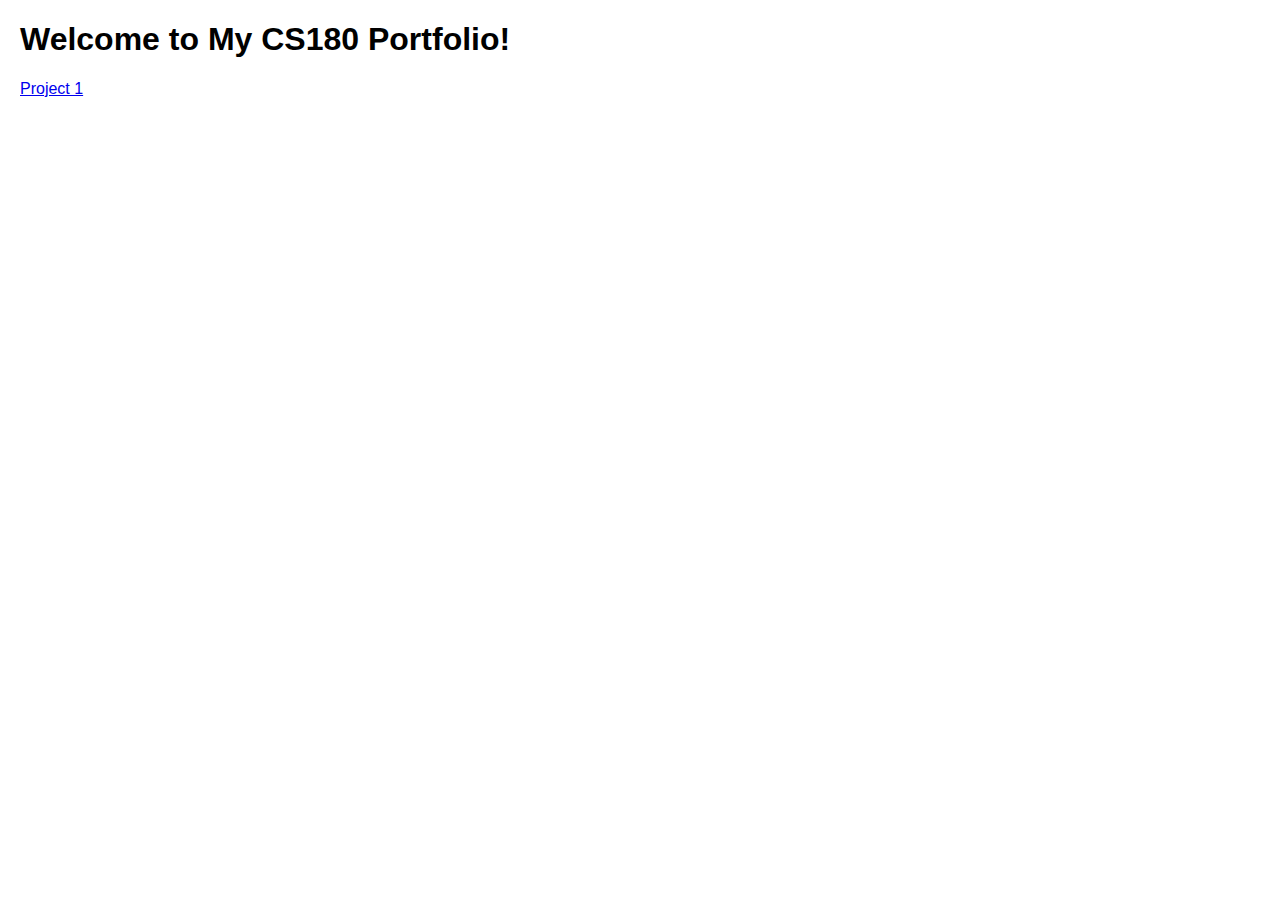
<file: index.html>
<!DOCTYPE html>
<html>
<head>
    <title>My Portfolio</title>
    <style>
        body {
            font-family: Arial, sans-serif;
            margin: 20px;
        }
    </style>
</head>
<body>
    <h1>Welcome to My CS180 Portfolio!</h1>
    <a href="./1/index.html">Project 1</a>
</body>
</html>
</file>
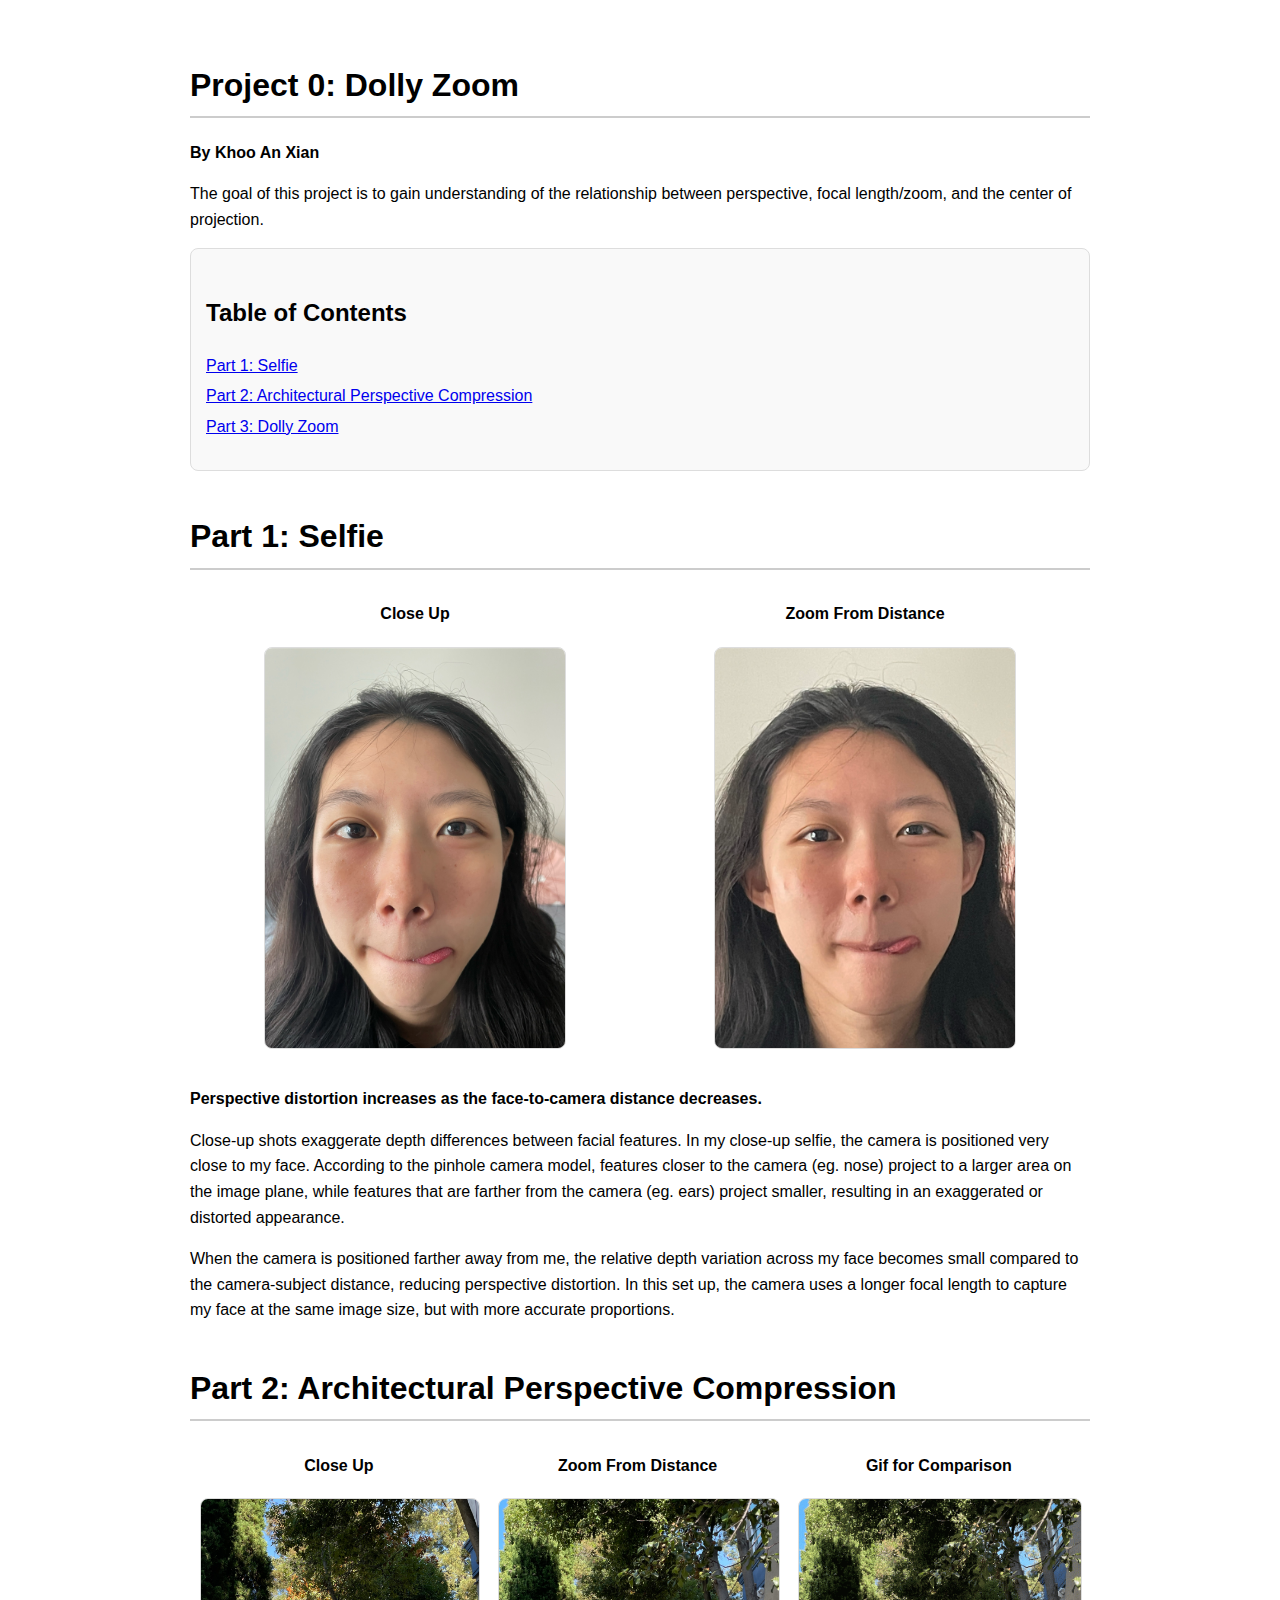
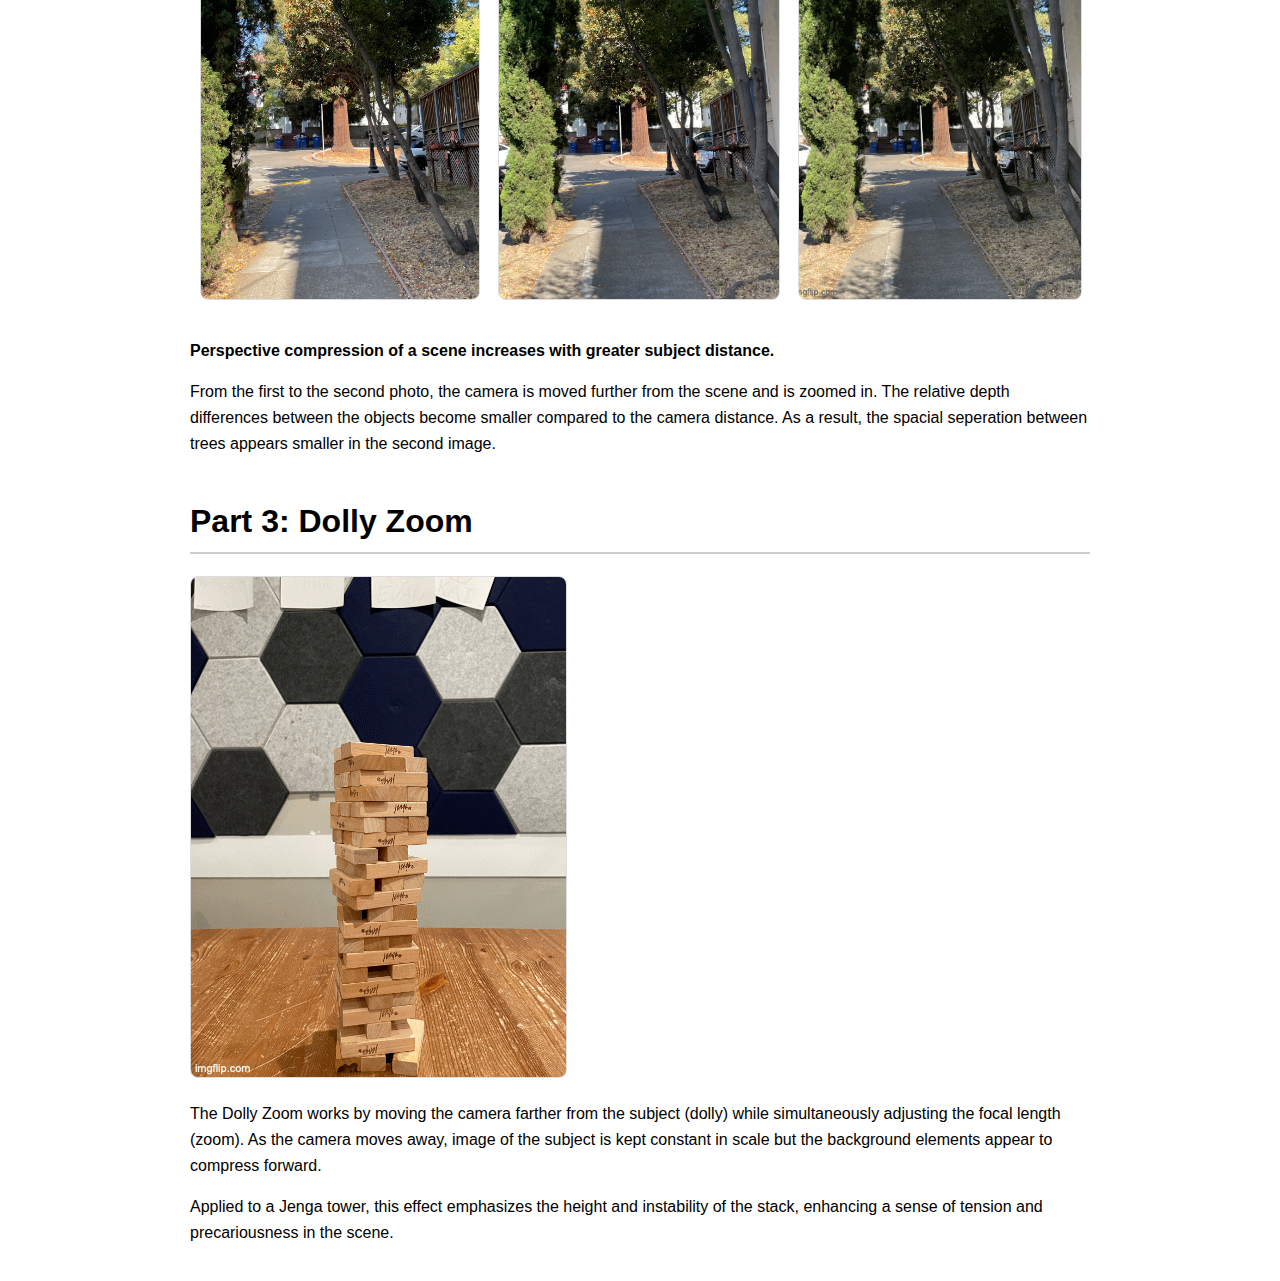
<file: project0/index.html>
<!DOCTYPE html>
<html>
<head>
  <meta charset="utf-8">
  <title>Project 0: Dolly Zoom</title>
  <link rel="stylesheet" href="styles.css">
</head>
<body>

<h1>Project 0: Dolly Zoom</h1>
<p><b>By Khoo An Xian</b></p>

  The goal of this project is to gain understanding of the relationship between perspective, 
  focal length/zoom, and the center of projection.
</p>

<!-- Table of contents -->
<div id="toc">
  <h2>Table of Contents</h2>
  <ul id="toc-list"></ul>
</div>

<!-- Part 1 -->
<h1 id="part1">Part 1: Selfie </h1>
<table>
  <tr>
    <th>Close Up</th>
    <th>Zoom From Distance</th>
  </tr>
  <tr>
    <td><img src="p1-closeup.jpg" alt="Close Up"></td>
    <td><img src="p1-zoomdist.jpg" alt="Zoom From Distance"></td>
  </tr>
</table>
<p><b>Perspective distortion increases as the face-to-camera distance decreases.</b></p>

Close-up shots exaggerate depth differences between facial features. In my close-up selfie, the camera is positioned very close to my face. 
According to the pinhole camera model, features closer to the camera (eg. nose) project to a larger area on the image plane, 
while features that are farther from the camera (eg. ears) project smaller, resulting in an exaggerated or distorted appearance.
</p>
When the camera is positioned farther away from me, the relative depth variation across my face becomes small compared to the camera-subject distance,
reducing perspective distortion. In this set up, the camera uses a longer focal length to capture my face at the same image size, but with more accurate proportions.
</p>

<!-- Part 2 -->
<h1 id="part2">Part 2: Architectural Perspective Compression</h1>
<table>
  <tr>
    <th>Close Up</th>
    <th>Zoom From Distance</th>
    <th>Gif for Comparison</th>
  </tr>
  <tr>
    <td><img src="p2-closeup.jpg" alt="Close Up"></td>
    <td><img src="p2-zoom.jpg" alt="Zoom From Distance"></td>
    <td><img src="p2-demo.gif" alt="Demo GIF"></td> 
  </tr>
</table>
<p><b>Perspective compression of a scene increases with greater subject distance.</b></p>
From the first to the second photo, the camera is moved further from the scene and is zoomed in. The relative depth differences between the objects become smaller compared to the camera distance. 
As a result, the spacial seperation between trees appears smaller in the second image.
</p>

<!-- Part 3 -->
<h1 id="part3">Part 3: Dolly Zoom</h1>
<div>
  <img src="p3-dollyzoom2.gif" alt="Dolly Zoom Gif">
</div>
<p> 
The Dolly Zoom works by moving the camera farther from the subject (dolly) while simultaneously adjusting the focal length (zoom). 
As the camera moves away, image of the subject is kept constant in scale but the background elements appear to compress forward. 
</p>
Applied to a Jenga tower, this effect emphasizes the height and instability of the stack, enhancing a sense of tension and precariousness in the scene. 
</p>

<!-- table of contents script -->
<script>
  const tocList = document.getElementById("toc-list");
  document.querySelectorAll("h1, h2").forEach(header => {
    if (header.id) {
      const li = document.createElement("li");
      const a = document.createElement("a");
      a.textContent = header.textContent;
      a.href = "#" + header.id;
      li.appendChild(a);
      tocList.appendChild(li);
    }
  });
</script>

</body>
</html>
</file>
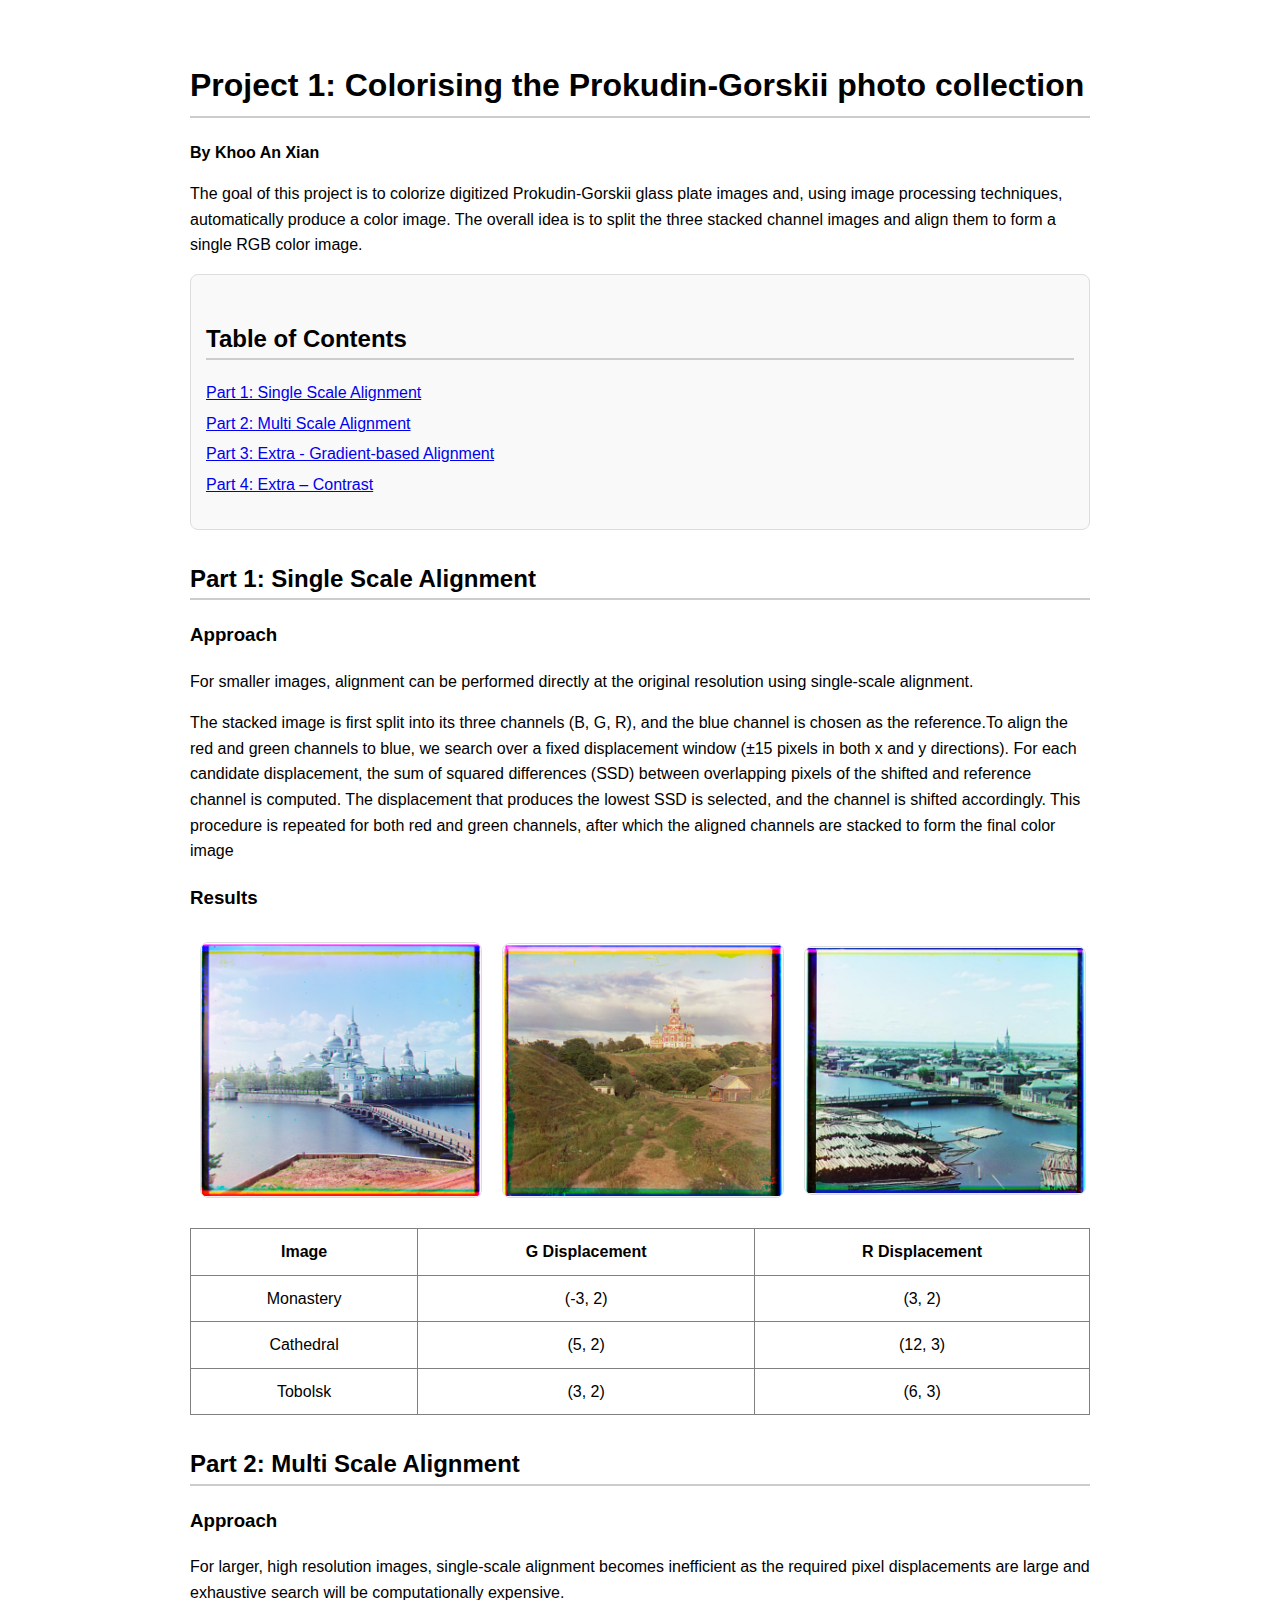
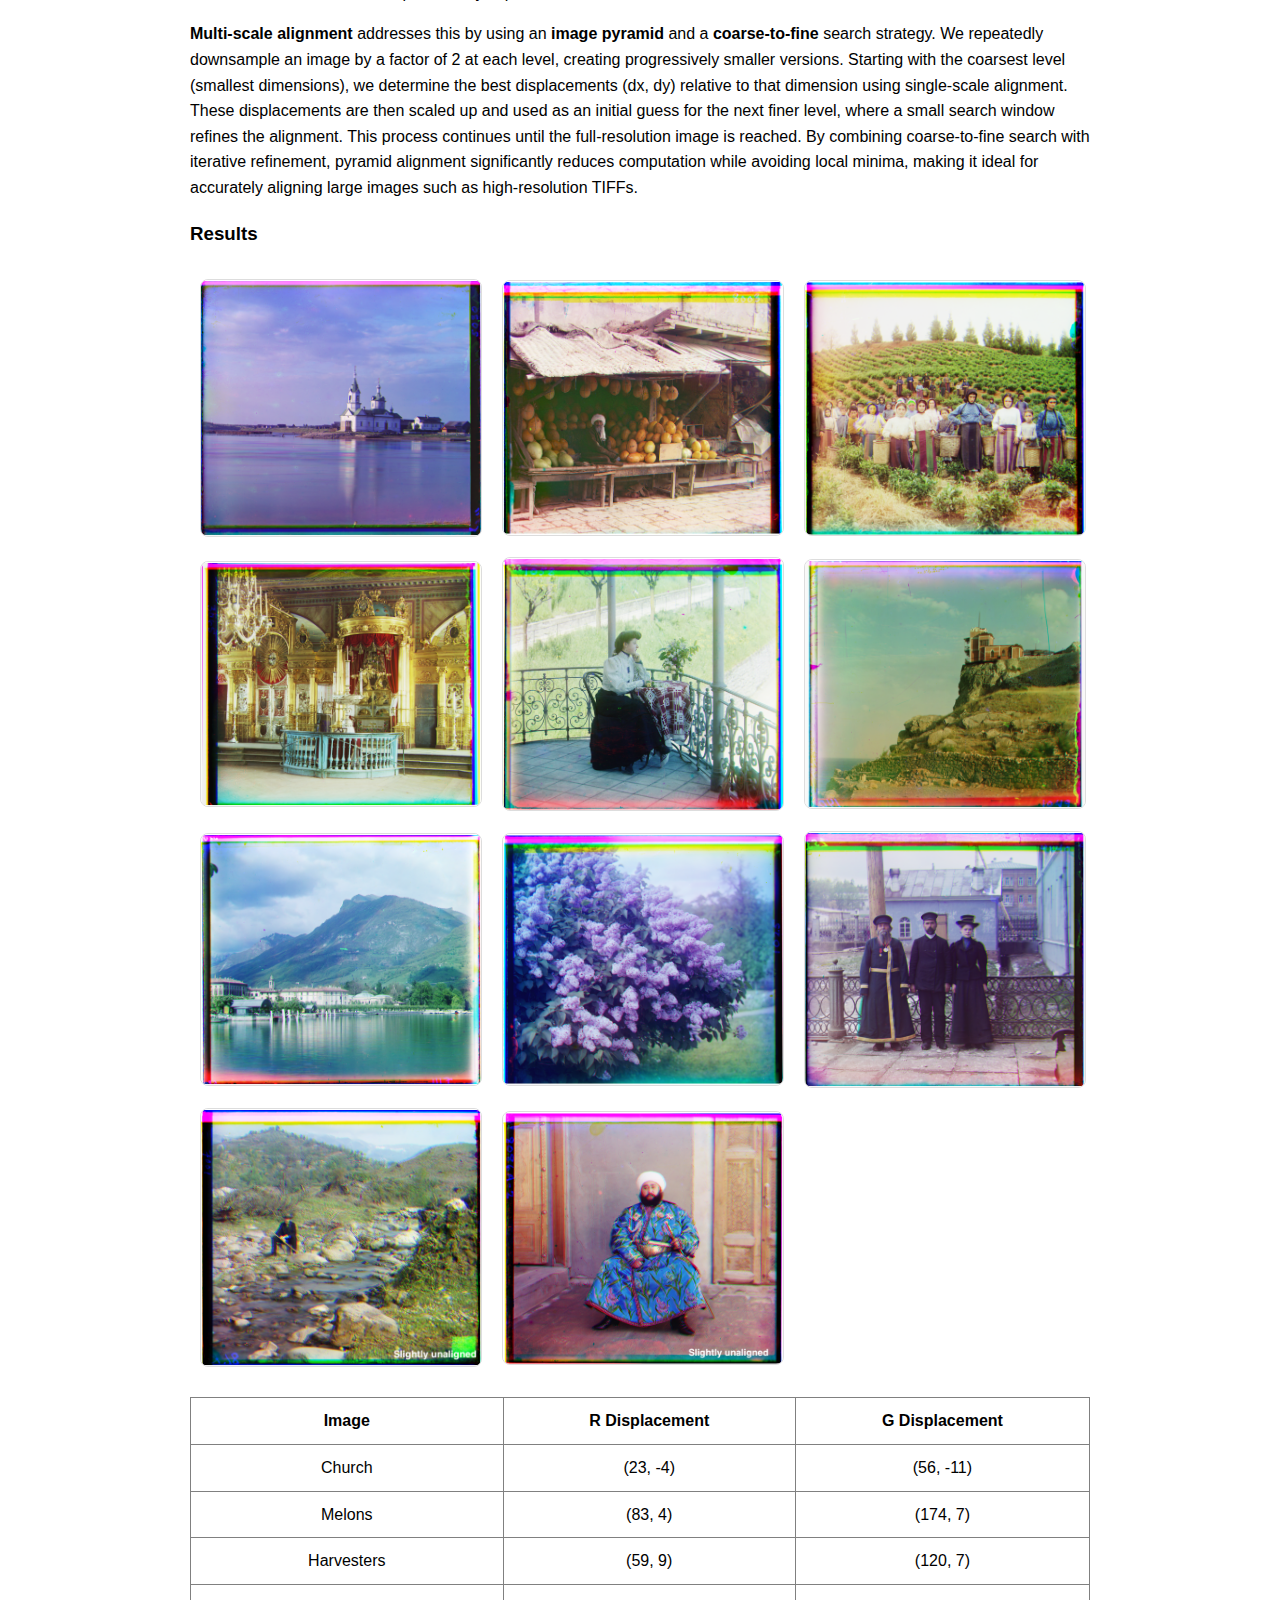
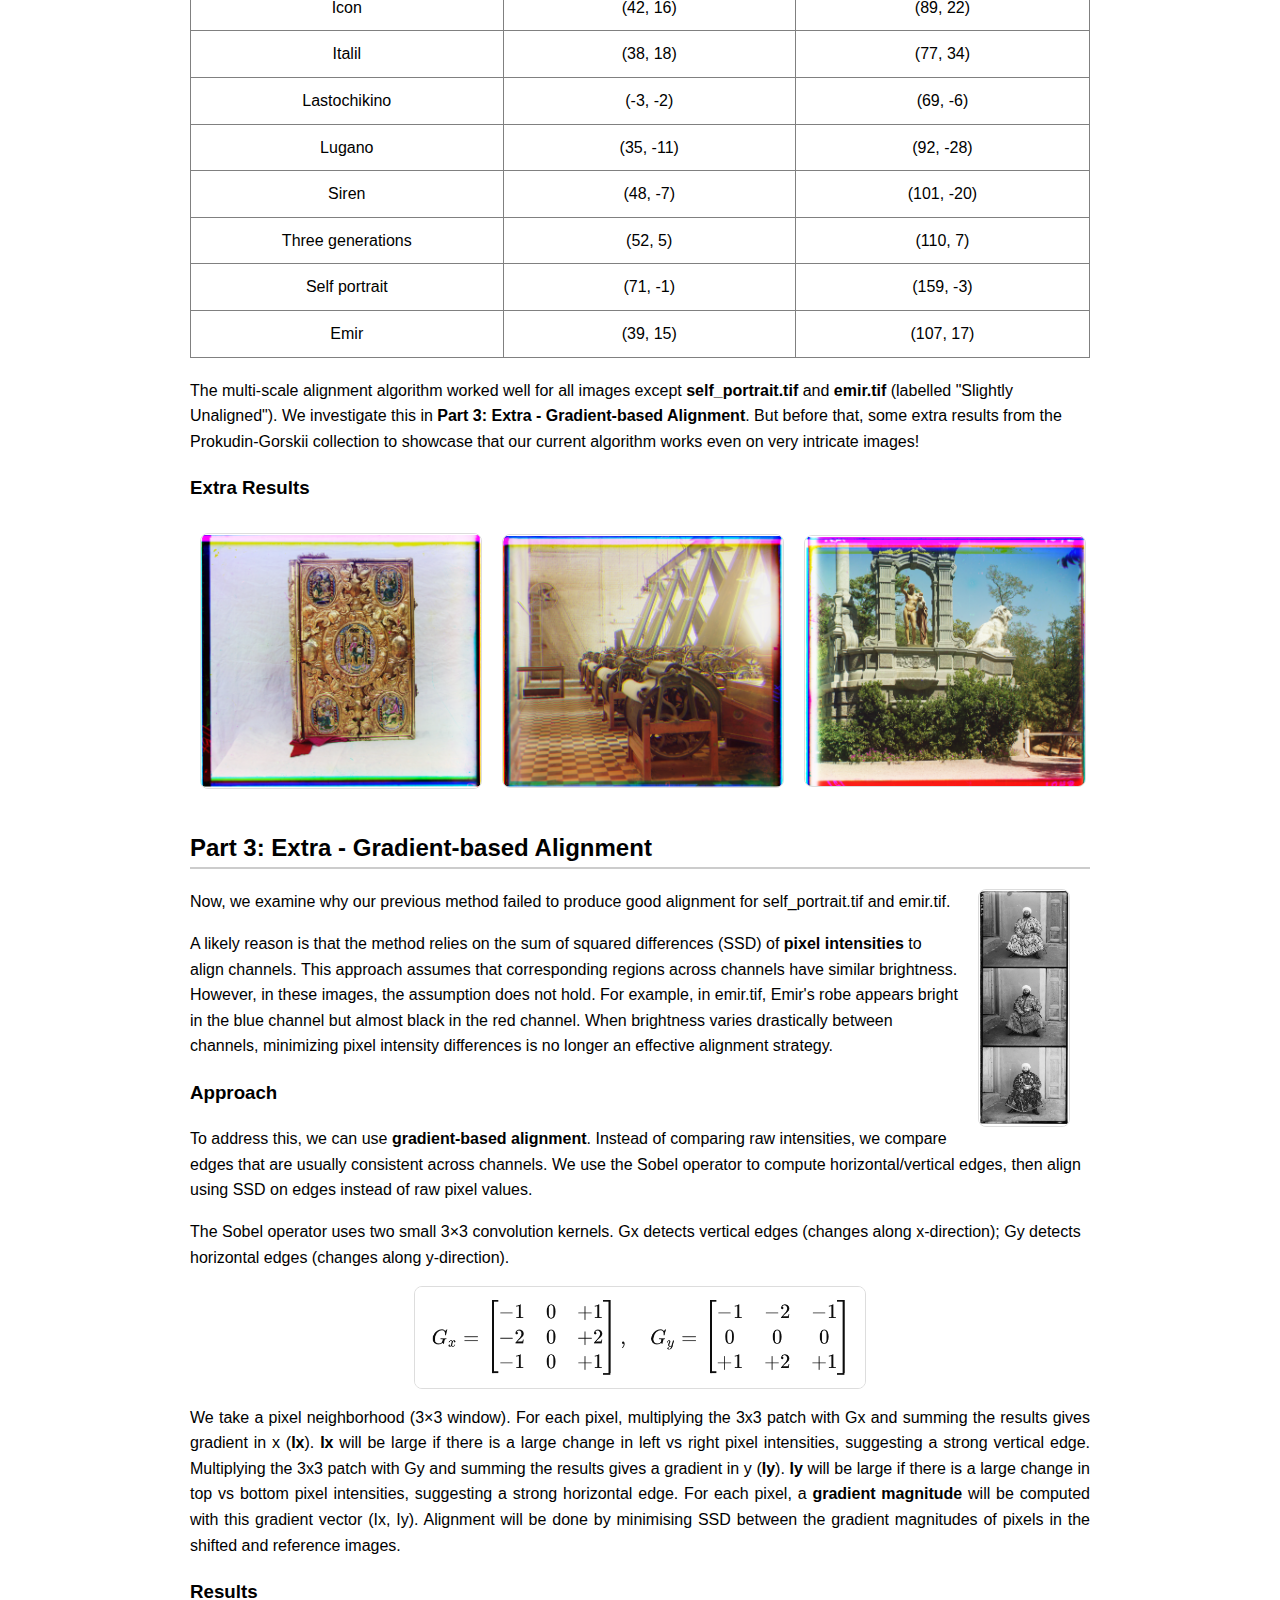
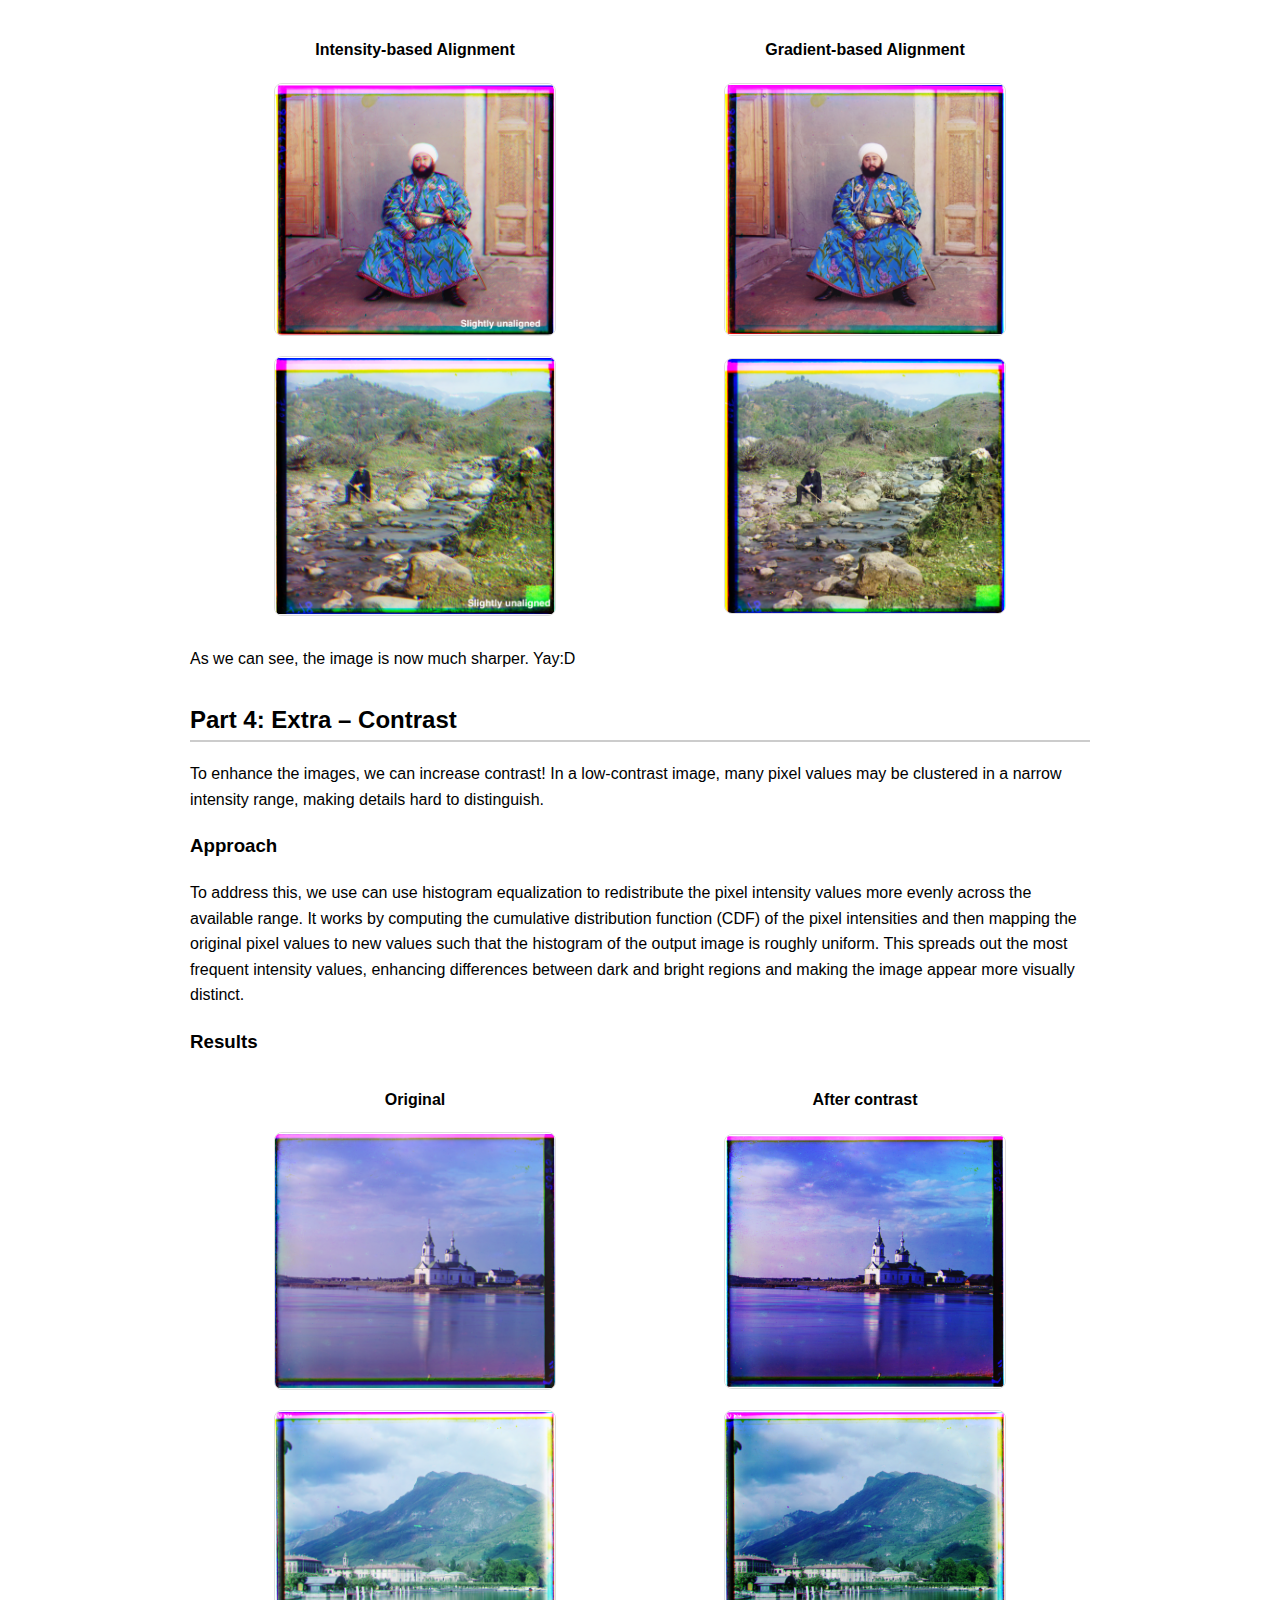
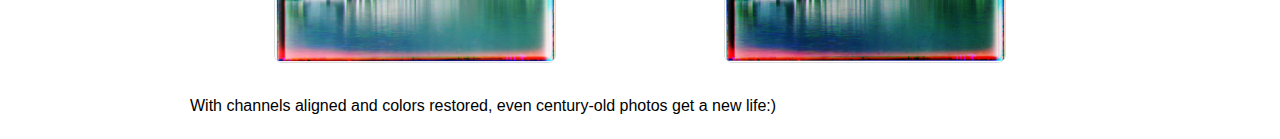
<file: project1/index.html>
<!DOCTYPE html>
<html>
<head>
    <meta charset="utf-8">
    <title>Project 0: Dolly Zoom</title>
    <link rel="stylesheet" href="styles.css">
</head>
<body>

<h1>Project 1: Colorising the Prokudin-Gorskii photo collection</h1>
<p><b>By Khoo An Xian</b></p>

The goal of this project is to colorize digitized Prokudin-Gorskii glass plate images and, using image processing techniques, automatically produce a color image. 
The overall idea is to split the three stacked channel images and align them to form a single RGB color image. 
</p>

<!-- Table of contents -->
<div id="toc">
    <h2>Table of Contents</h2>
    <ul id="toc-list"></ul>
</div>

<!-- Part 1 -->
<h2 id="part1">Part 1: Single Scale Alignment </h2>
<h3>Approach </h3>

For smaller images, alignment can be performed directly at the original resolution using single-scale alignment. 
</p>
The stacked image is first split into its three channels (B, G, R), and the blue channel is chosen as the reference.To align the red and green channels to blue, 
we search over a fixed displacement window (±15 pixels in both x and y directions). For each candidate displacement, the sum of squared differences (SSD) between 
overlapping pixels of the shifted and reference channel is computed. The displacement that produces the lowest SSD is selected, and the channel is shifted accordingly. 
This procedure is repeated for both red and green channels, after which the aligned channels are stacked to form the final color image

<h3>Results</h3>

<table>
  <tr>
    <td><img src="images/singlescale/monastery.jpg" alt="Monastery"></td>
    <td><img src="images/singlescale/cathedral.jpg" alt="Cathedral"></td>
    <td><img src="images/singlescale/tobolsk.jpg" alt="Tobolsk"></td>
  </tr>
</table>

<table border="1" cellpadding="4" style="border-collapse: collapse; text-align: center;">
  <thead>
    <tr>
      <th>Image</th>
      <th>G Displacement</th>
      <th>R Displacement</th>
    </tr>
  </thead>
  <tbody>
    <tr>
      <td>Monastery</td>
      <td>(-3, 2)</td>
      <td>(3, 2)</td>
    </tr>
    <tr>
      <td>Cathedral</td>
      <td>(5, 2)</td>
      <td>(12, 3)</td>
    </tr>
    <tr>
      <td>Tobolsk</td>
      <td>(3, 2)</td>
      <td>(6, 3)</td>
    </tr>
  </tbody>
</table>


<!-- Part 2 -->
<h2 id="part1">Part 2: Multi Scale Alignment </h2>
<h3>Approach </h3>

For larger, high resolution images, single-scale alignment becomes inefficient as the required pixel displacements are large and exhaustive search will be computationally expensive. 
</p>
<b>Multi-scale alignment</b> addresses this by using an <b>image pyramid</b> and a <b>coarse-to-fine</b> search strategy. We repeatedly downsample an image by a factor of 2 at each level,
 creating progressively smaller versions. Starting with the coarsest level (smallest dimensions), we determine the best displacements (dx, dy) relative to that dimension using single-scale alignment.
 These displacements are then scaled up and used as an initial guess for the next finer level, where a small search window refines the alignment. This process continues until the full-resolution 
 image is reached. By combining coarse-to-fine search with iterative refinement, pyramid alignment significantly reduces computation while avoiding local minima, making it ideal for accurately aligning 
 large images such as high-resolution TIFFs.
 
<h3>Results</h3>

<table>
  <tr>
    <td><img src="images/multiscale/church.png" alt="Church"></td>
    <td><img src="images/multiscale/melons.png" alt="melons"></td>
    <td><img src="images/multiscale/harvesters.png" alt="Harvesters"></td>
  </tr>
  <tr>
    <td><img src="images/multiscale/icon.png" alt="Emir"></td>
    <td><img src="images/multiscale/italil.png" alt="Emir"></td>
    <td><img src="images/multiscale/lastochikino.png" alt="Lastochikino"></td>
  </tr>
  <tr>
    <td><img src="images/multiscale/lugano.png" alt="Lugano"></td>
    <td><img src="images/multiscale/siren.png" alt="Siren"></td>
    <td><img src="images/multiscale/three_gen.png" alt="Three generations"></td>
  </tr>
  <tr>
    <td><img src="images/multiscale/self_portrait.png" alt="Self portrait"></td>
    <td><img src="images/multiscale/emir.png" alt="Emir"></td>
  </tr>
</table>

<table border="1" cellpadding="8" cellspacing="0" style="border-collapse: collapse; text-align: center;">
  <thead>
    <tr>
      <th>Image</th>
      <th>R Displacement</th>
      <th>G Displacement</th>
    </tr>
  </thead>
  <tbody>
    <tr>
      <td>Church</td>
      <td>(23, -4)</td>
      <td>(56, -11)</td>
    </tr>
    <tr>
      <td>Melons</td>
      <td>(83, 4)</td>
      <td>(174, 7)</td>
    </tr>
    <tr>
      <td>Harvesters</td>
      <td>(59, 9)</td>
      <td>(120, 7)</td>
    </tr>
    <tr>
      <td>Icon</td>
      <td>(42, 16)</td>
      <td>(89, 22)</td>
    </tr>
    <tr>
      <td>Italil</td>
      <td>(38, 18)</td>
      <td>(77, 34)</td>
    </tr>
    <tr>
      <td>Lastochikino</td>
      <td>(-3, -2)</td>
      <td>(69, -6)</td>
    </tr>
    <tr>
      <td>Lugano</td>
      <td>(35, -11)</td>
      <td>(92, -28)</td>
    </tr>
    <tr>
      <td>Siren</td>
      <td>(48, -7)</td>
      <td>(101, -20)</td>
    </tr>
    <tr>
      <td>Three generations</td>
      <td>(52, 5)</td>
      <td>(110, 7)</td>
    </tr>
    <tr>
      <td>Self portrait</td>
      <td>(71, -1)</td>
      <td>(159, -3)</td>
    </tr>
    <tr>
      <td>Emir</td>
      <td>(39, 15)</td>
      <td>(107, 17)</td>
    </tr>
  </tbody>
</table>

The multi-scale alignment algorithm worked well for all images except <b>self_portrait.tif</b> and <b>emir.tif</b> (labelled "Slightly Unaligned"). 
We investigate this in <b>Part 3: Extra - Gradient-based Alignment</b>. 
But before that, some extra results from the Prokudin-Gorskii collection to showcase that our current algorithm works even on very intricate images!

<h3>Extra Results</h3>

<table>
  <tr>
    <td><img src="images/extra_book.png" alt="Book"></td>
    <td><img src="images/extra_factory.png" alt="Factory"></td>
    <td><img src="images/extra_garden.png" alt="Garden"></td>
  </tr>
</table>

<!-- Part 3 -->

<h2 id="part1">Part 3: Extra - Gradient-based Alignment </h2>

<img src="images/original_emir.png" alt="Emir original" class="float-right">

Now, we examine why our previous method failed to produce good alignment for self_portrait.tif and emir.tif. 
</p>
A likely reason is that the method relies on the sum of squared differences (SSD) of <b>pixel intensities</b> to align channels. This approach assumes that corresponding regions 
across channels have similar brightness. However, in these images, the assumption does not hold. For example, in emir.tif, Emir's robe appears bright in the blue channel 
but almost black in the red channel. When brightness varies drastically between channels, minimizing pixel intensity differences is no longer an effective alignment strategy.
</p>

<h3> Approach </h3>
To address this, we can use <b>gradient-based alignment</b>. Instead of comparing raw intensities, we compare edges that are usually consistent across channels. 
We use the Sobel operator to compute horizontal/vertical edges, then align using SSD on edges instead of raw pixel values. 
</p>
The Sobel operator uses two small 3×3 convolution kernels. Gx detects vertical edges (changes along x-direction); Gy detects horizontal edges (changes along y-direction). 
</p>
<img src="images/sobel.jpg" alt="Sobel operator" style="width:50%" class="center-img">
<p>
We take a pixel neighborhood (3×3 window). For each pixel, multiplying the 3x3 patch with Gx and summing the results gives gradient in x (<b>Ix</b>). <b>Ix</b> will be 
large if there is a large change in left vs right pixel intensities, suggesting a strong vertical edge. Multiplying the 3x3 patch with Gy and summing the results gives 
a gradient in y (<b>Iy</b>). <b>Iy</b> will be large if there is a large change in top vs bottom pixel intensities, suggesting a strong horizontal edge. 
For each pixel, a <b>gradient magnitude</b> will be computed with this gradient vector (Ix, Iy). Alignment will be done by minimising SSD between the gradient 
magnitudes of pixels in the shifted and reference images. 

<h3>Results</h3>

<table>
  <tr>
    <td><b>Intensity-based Alignment</b></td>
    <td><b>Gradient-based Alignment</b></td>
  </tr>
  <tr>
    <td><img src="images/multiscale/emir.png" alt="Emir"></td>
    <td><img src="images/multiscale/emir_sobel.png" alt="Emir Sobel"></td>
  </tr>
  <tr>
    <td><img src="images/multiscale/self_portrait.png" alt="Self Portrait "></td>
    <td><img src="images/multiscale/self_portrait_sobel.png" alt="Self Portrait Sobel"></td>
  </tr>
</table>

As we can see, the image is now much sharper. Yay:D

<!-- Part 4 -->
<h2 id="part1">Part 4: Extra – Contrast </h2>

To enhance the images, we can increase contrast! In a low-contrast image, many pixel values may be clustered in a narrow intensity range, making details hard to distinguish. 

<h3> Approach </h3>
To address this, we use can use histogram equalization to redistribute the pixel intensity values more evenly across the available range. It works by computing the 
cumulative distribution function (CDF) of the pixel intensities and then mapping the original pixel values to new values such that the histogram of the output image is roughly uniform.
This spreads out the most frequent intensity values, enhancing differences between dark and bright regions and making the image appear more visually distinct.

<h3>Results</h3>

<table>
  <tr>
    <td><b>Original</b></td>
    <td><b>After contrast</b></td>
  </tr>
  <tr>
    <td><img src="images/multiscale/church.png" alt="Church"></td>
    <td><img src="images/contrast_church.png" alt="Church contrasted"></td>
  </tr>
  <tr>
    <td><img src="images/multiscale/lugano.png" alt="Lugano "></td>
    <td><img src="images/contrast_lugano.png" alt="Lugano Contrasted"></td>
  </tr>
</table>

<!-- table of contents script -->
<script>
  const tocList = document.getElementById("toc-list");
  document.querySelectorAll("h1, h2").forEach(header => {
    if (header.id) {
      const li = document.createElement("li");
      const a = document.createElement("a");
      a.textContent = header.textContent;
      a.href = "#" + header.id;
      li.appendChild(a);
      tocList.appendChild(li);
    }
  });
</script>

With channels aligned and colors restored, even century-old photos get a new life:) 

</body>
</html>
</file>
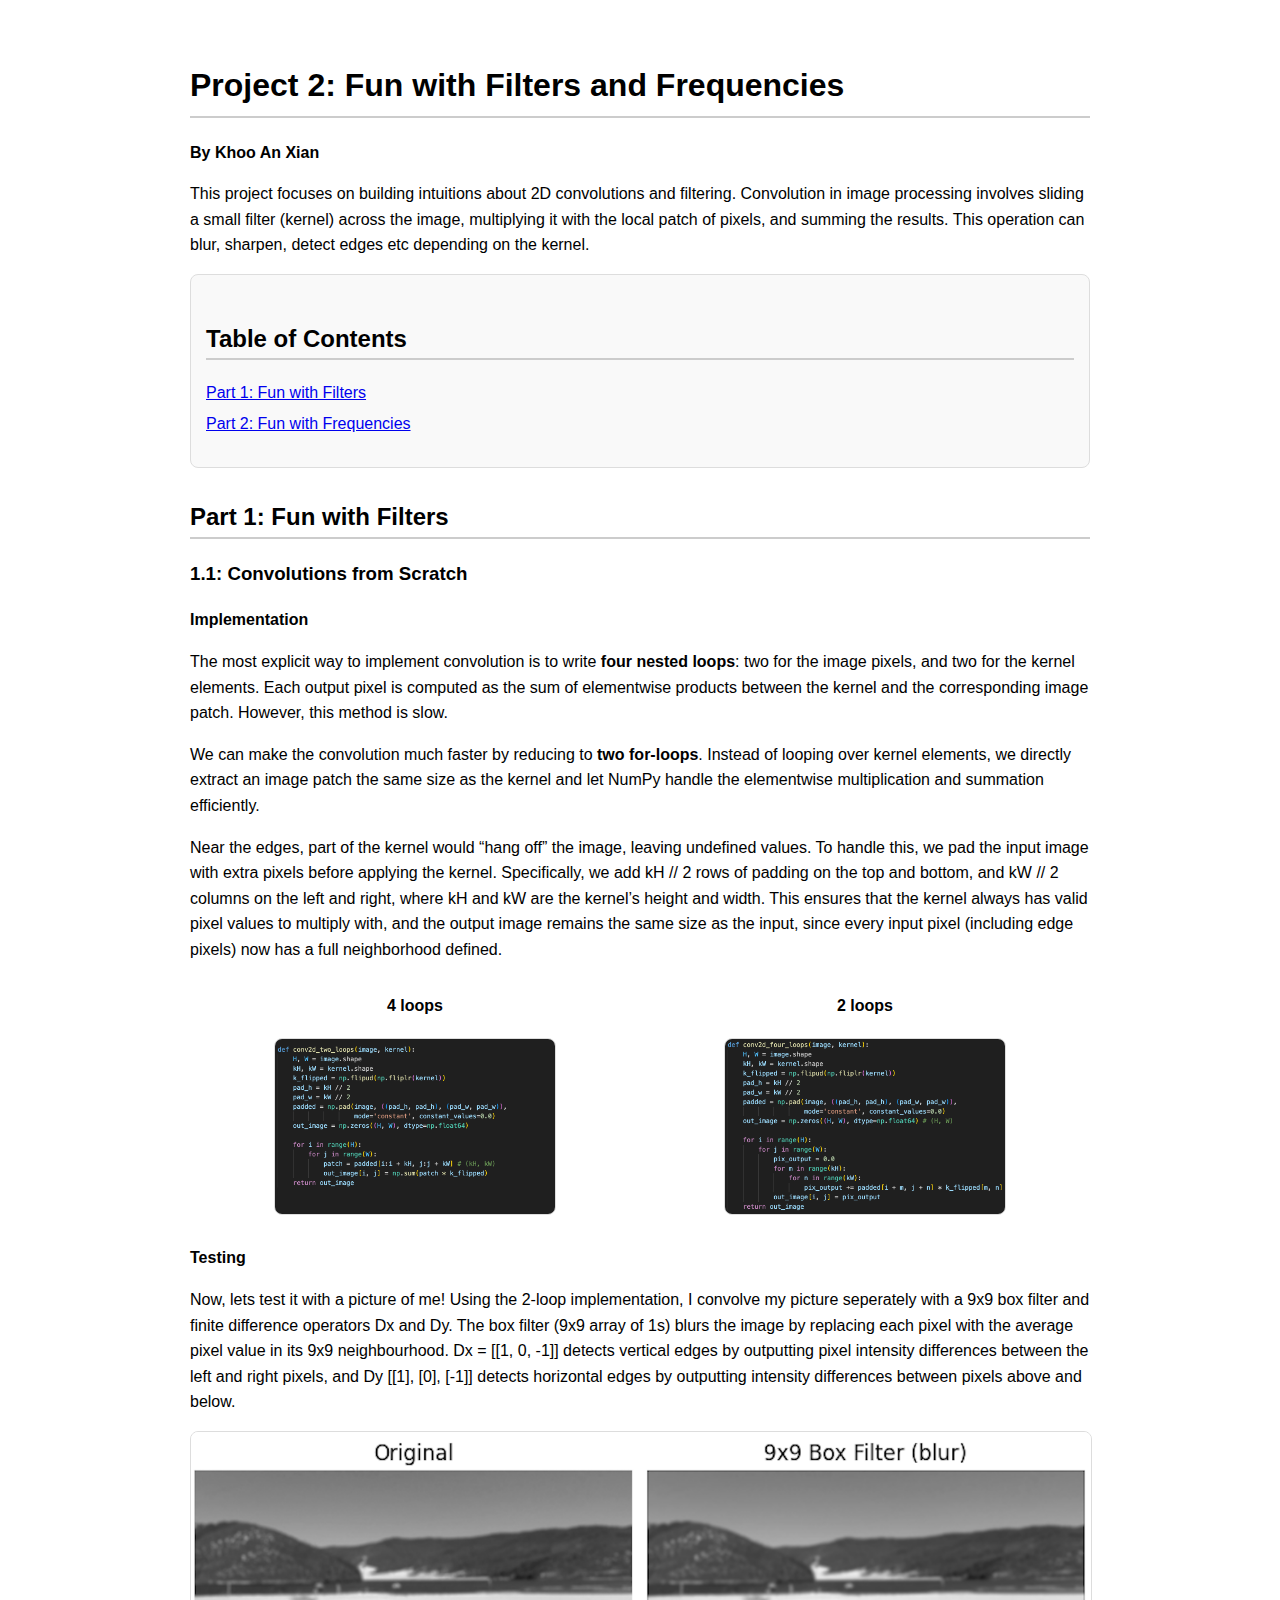
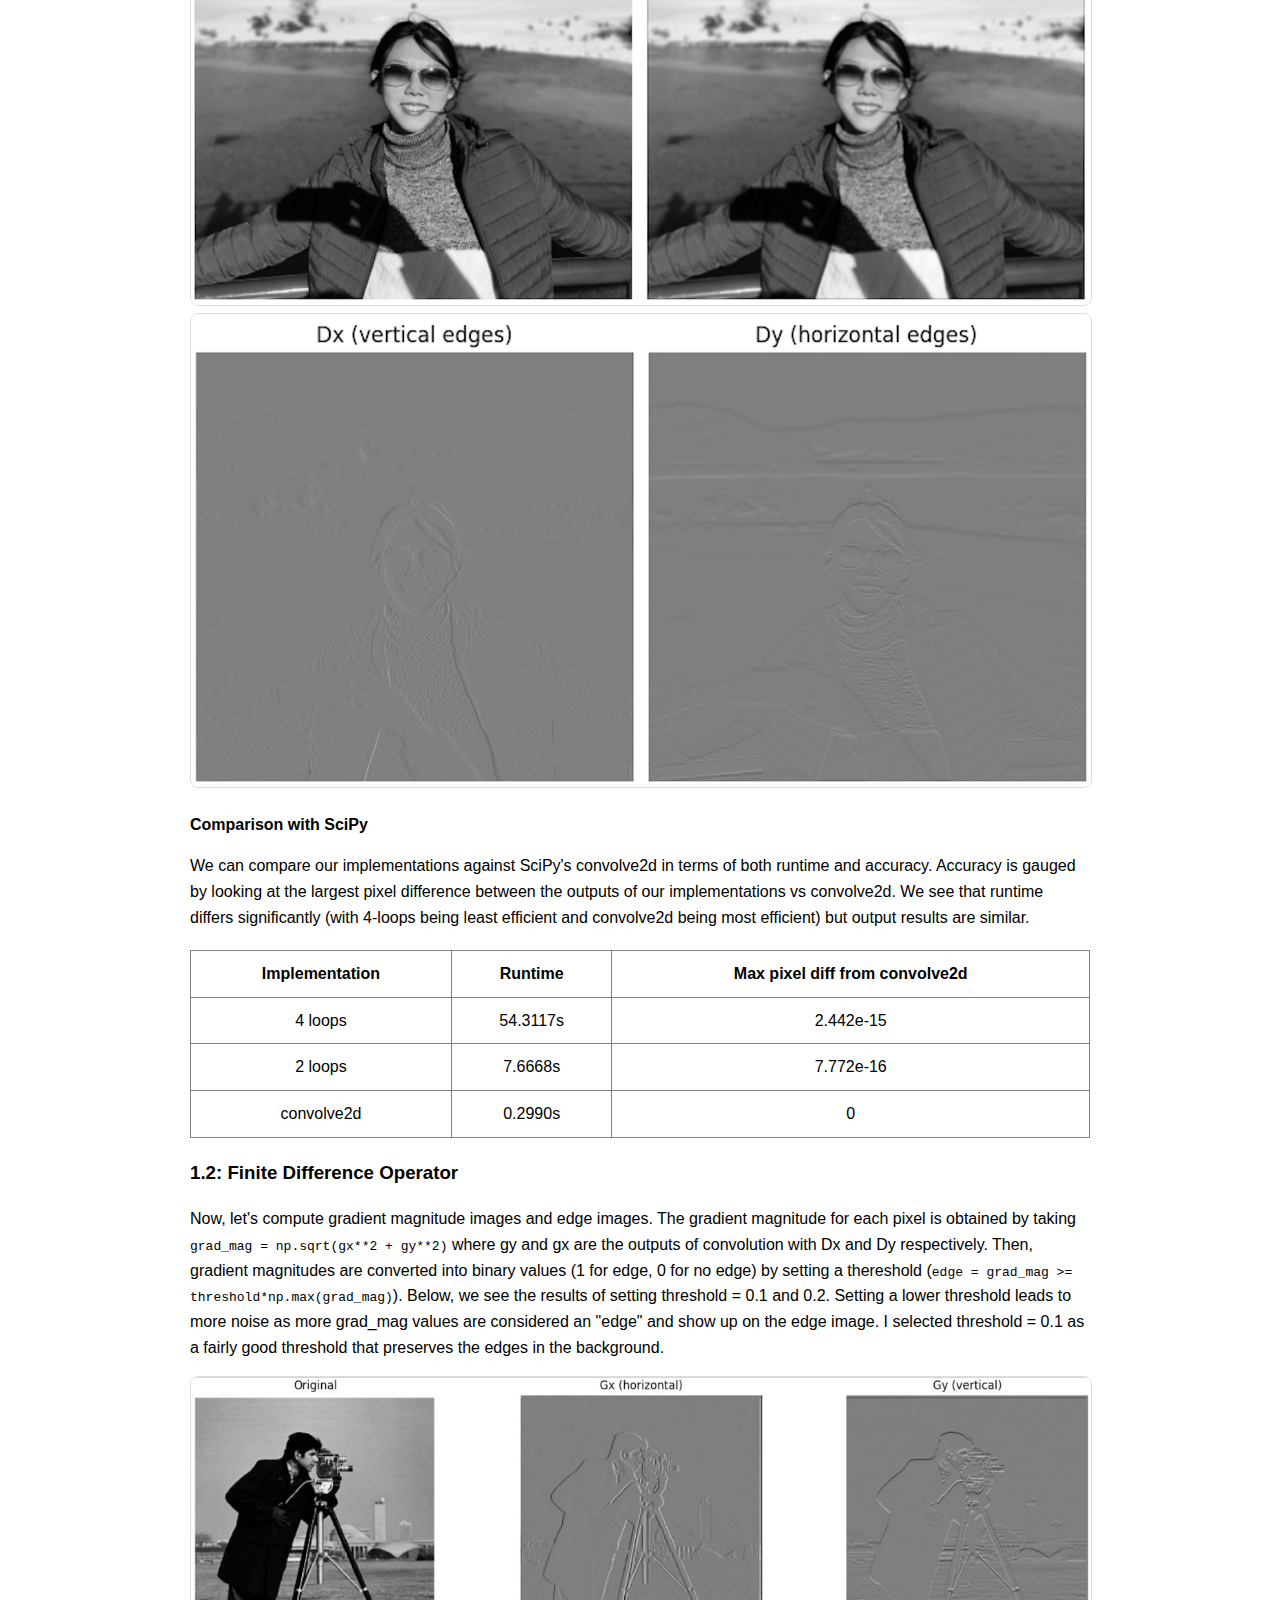
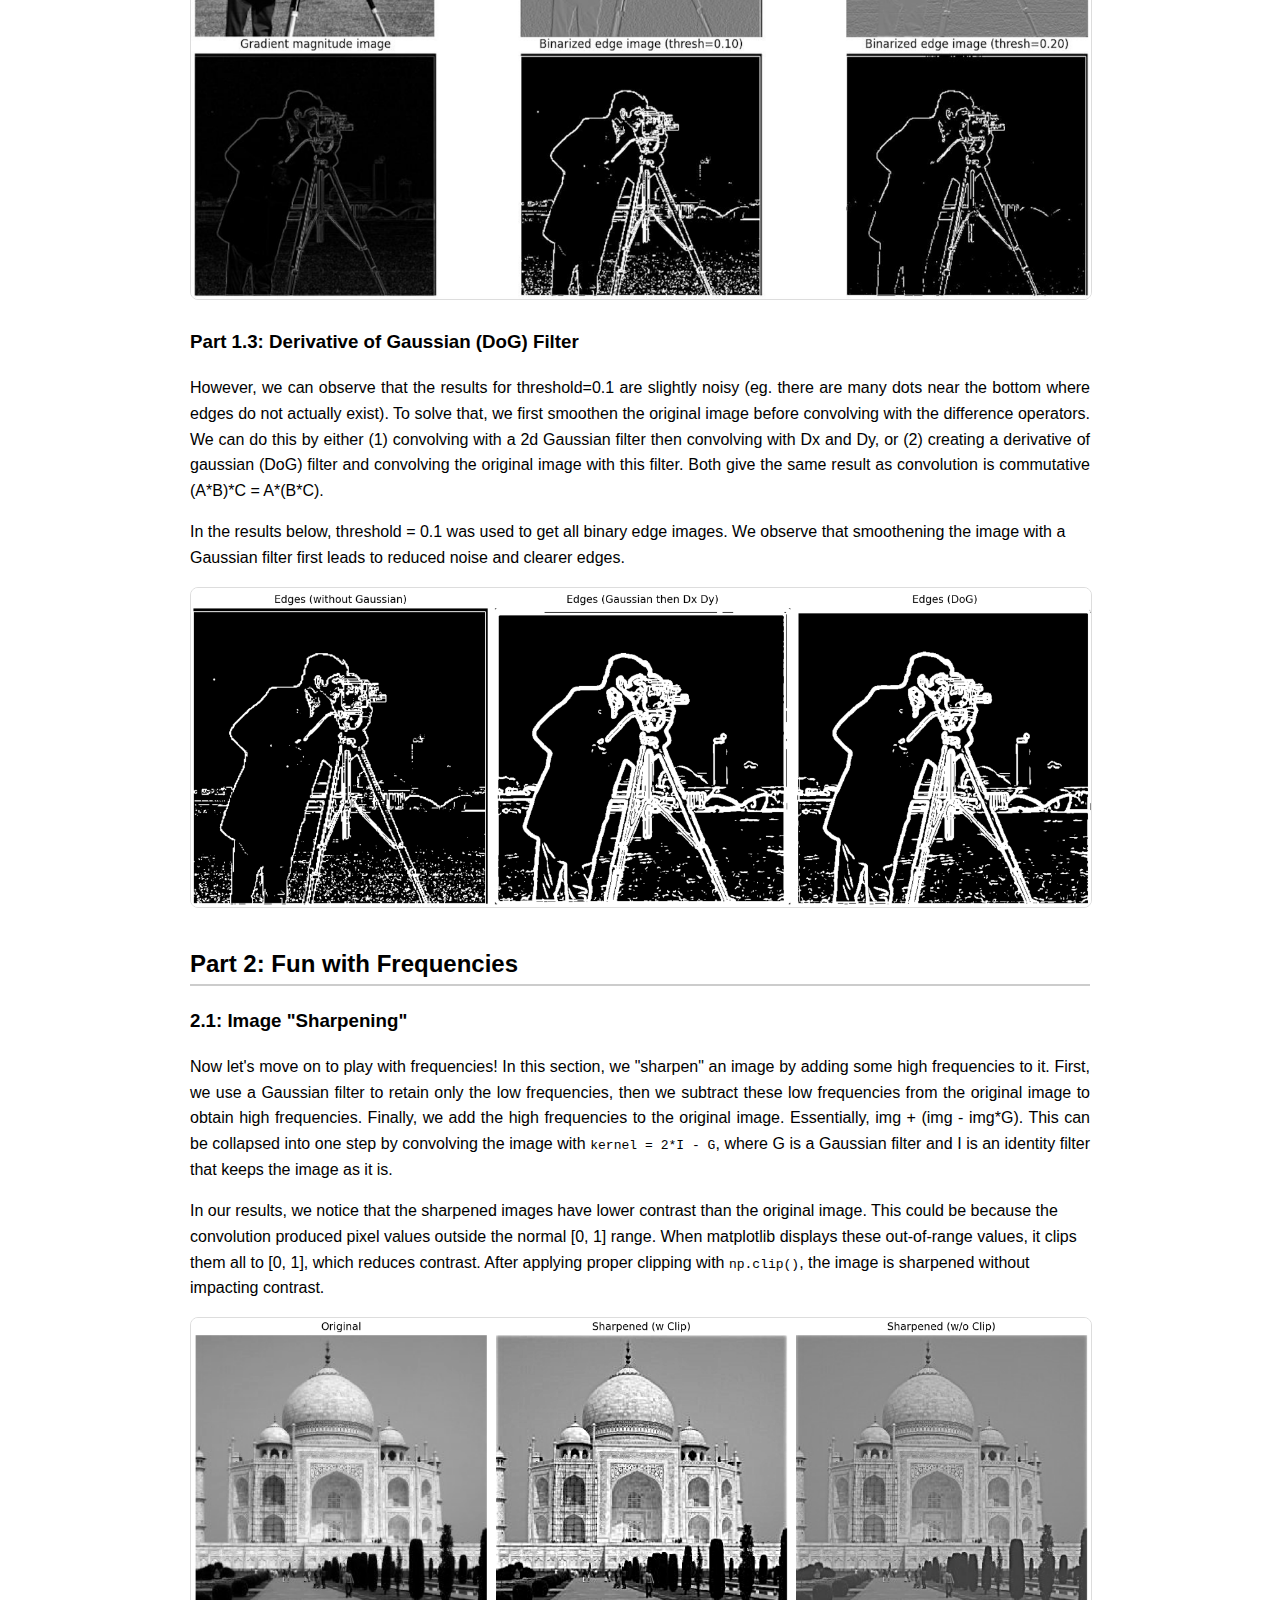
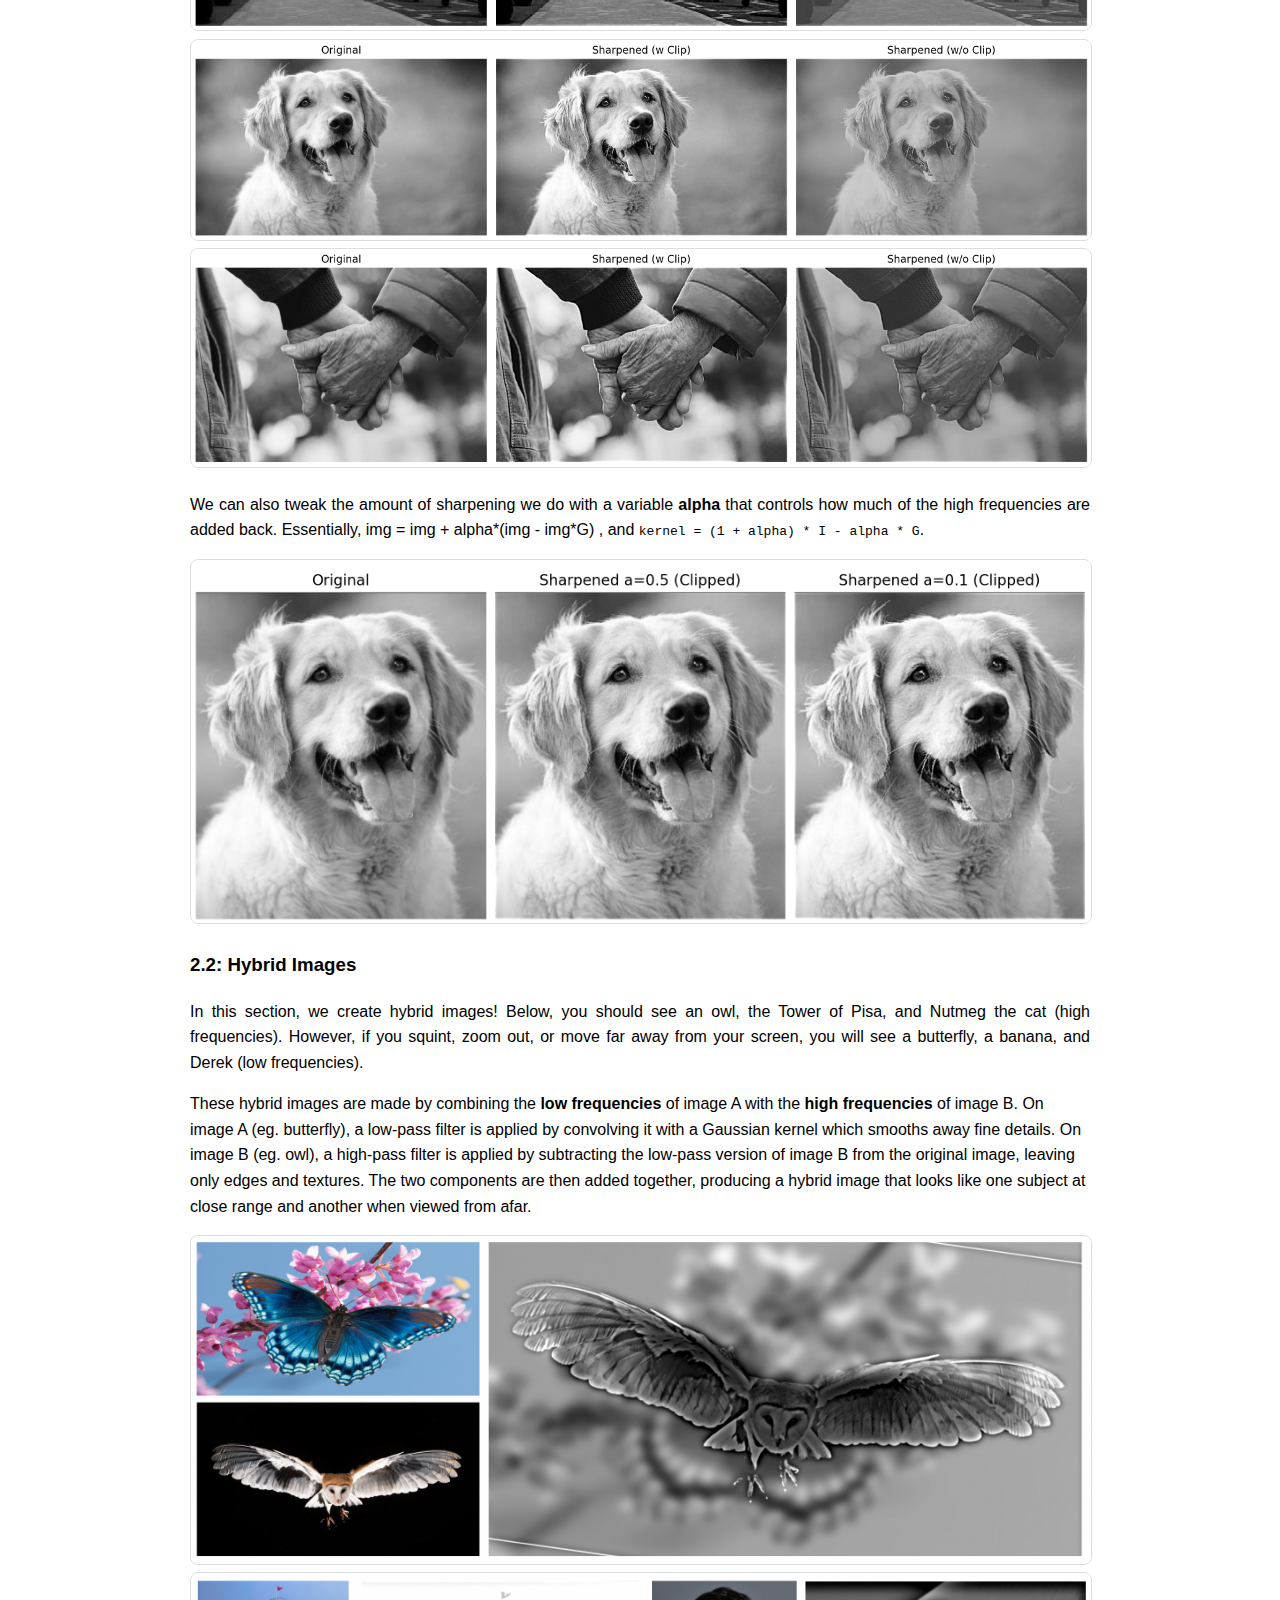
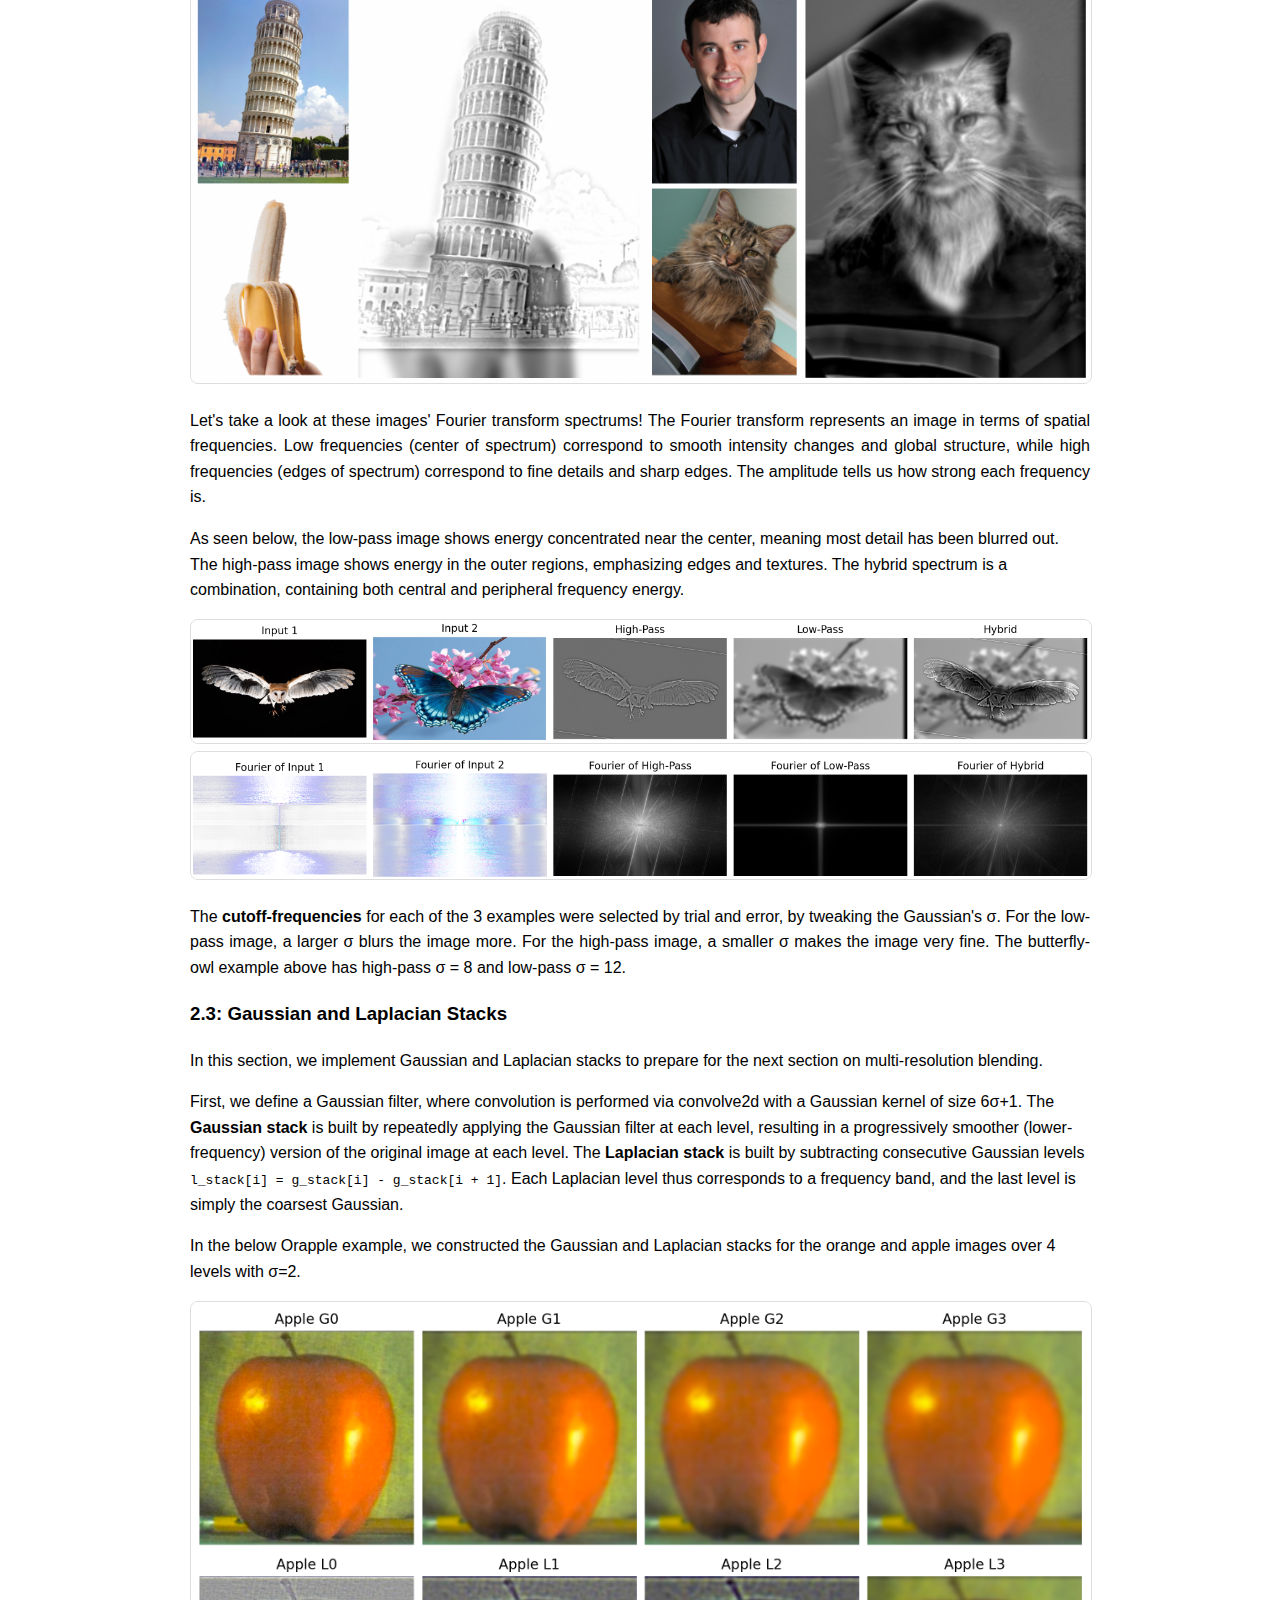
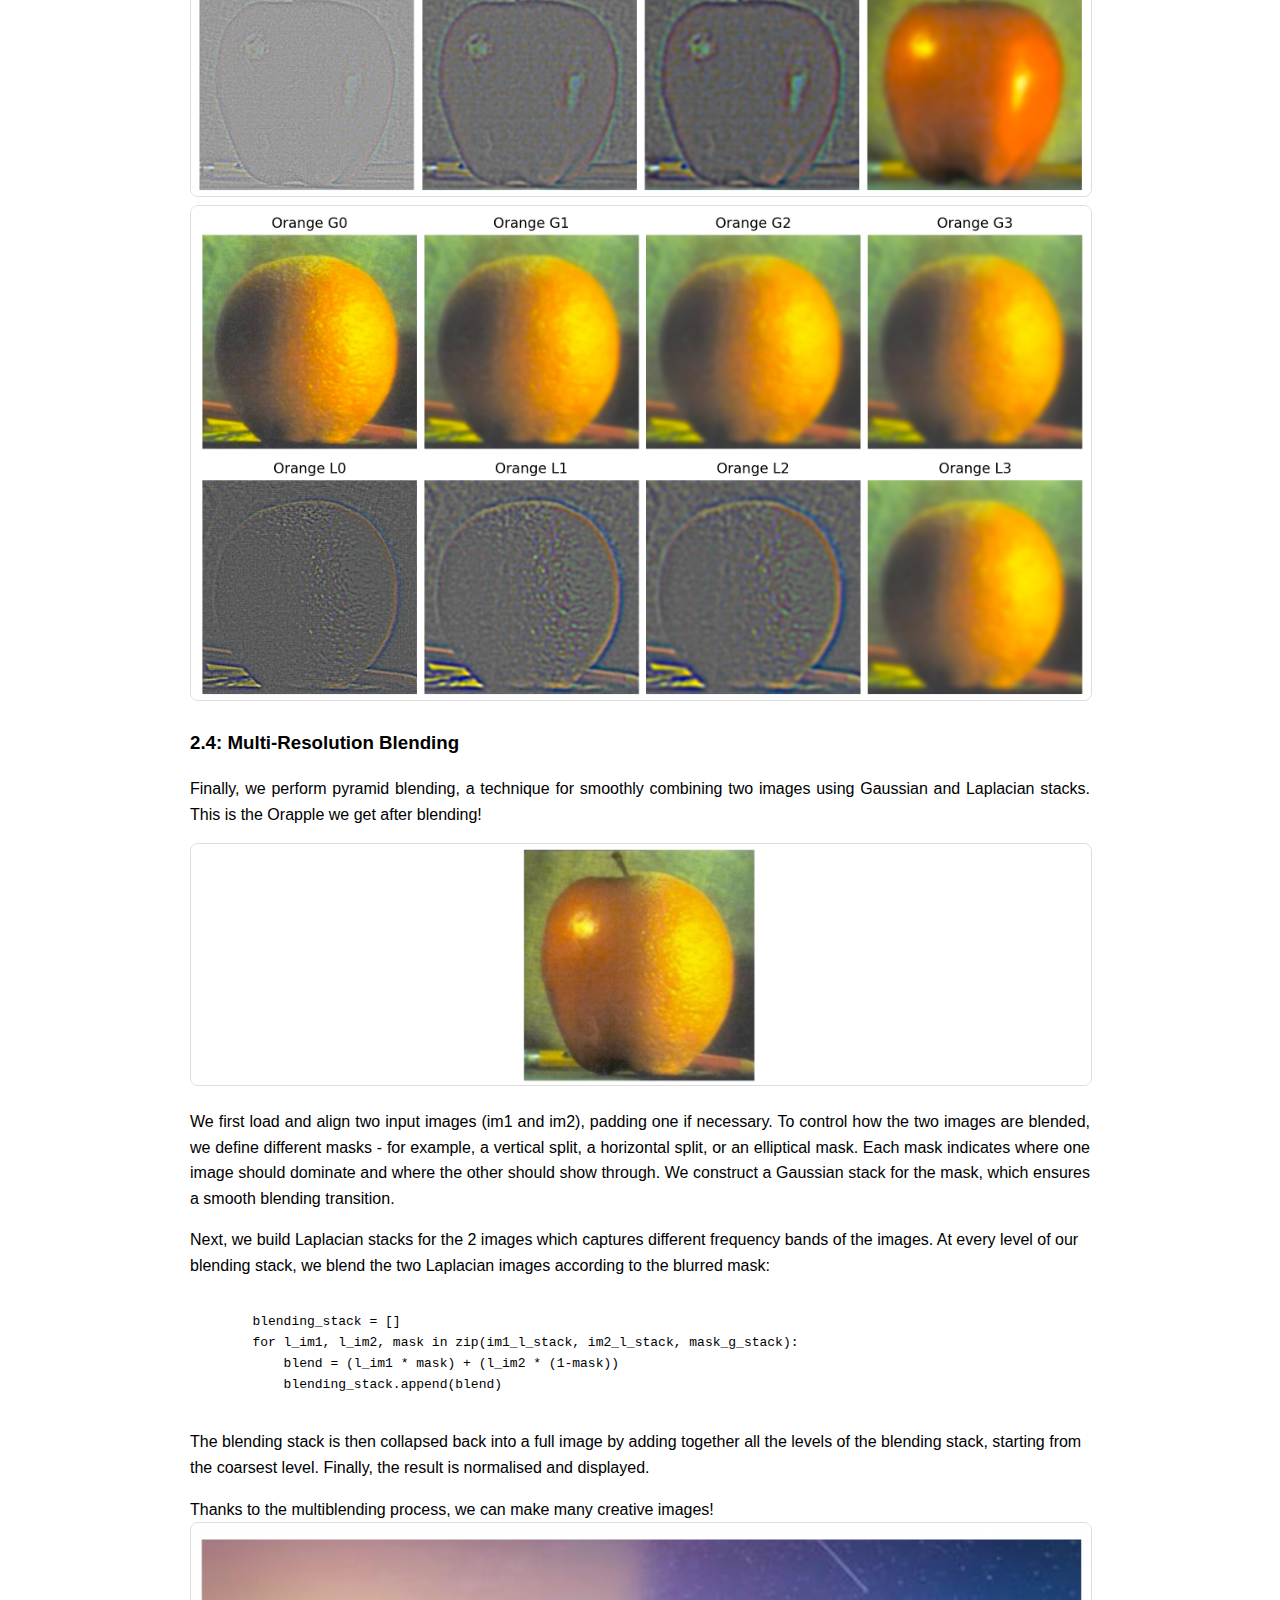
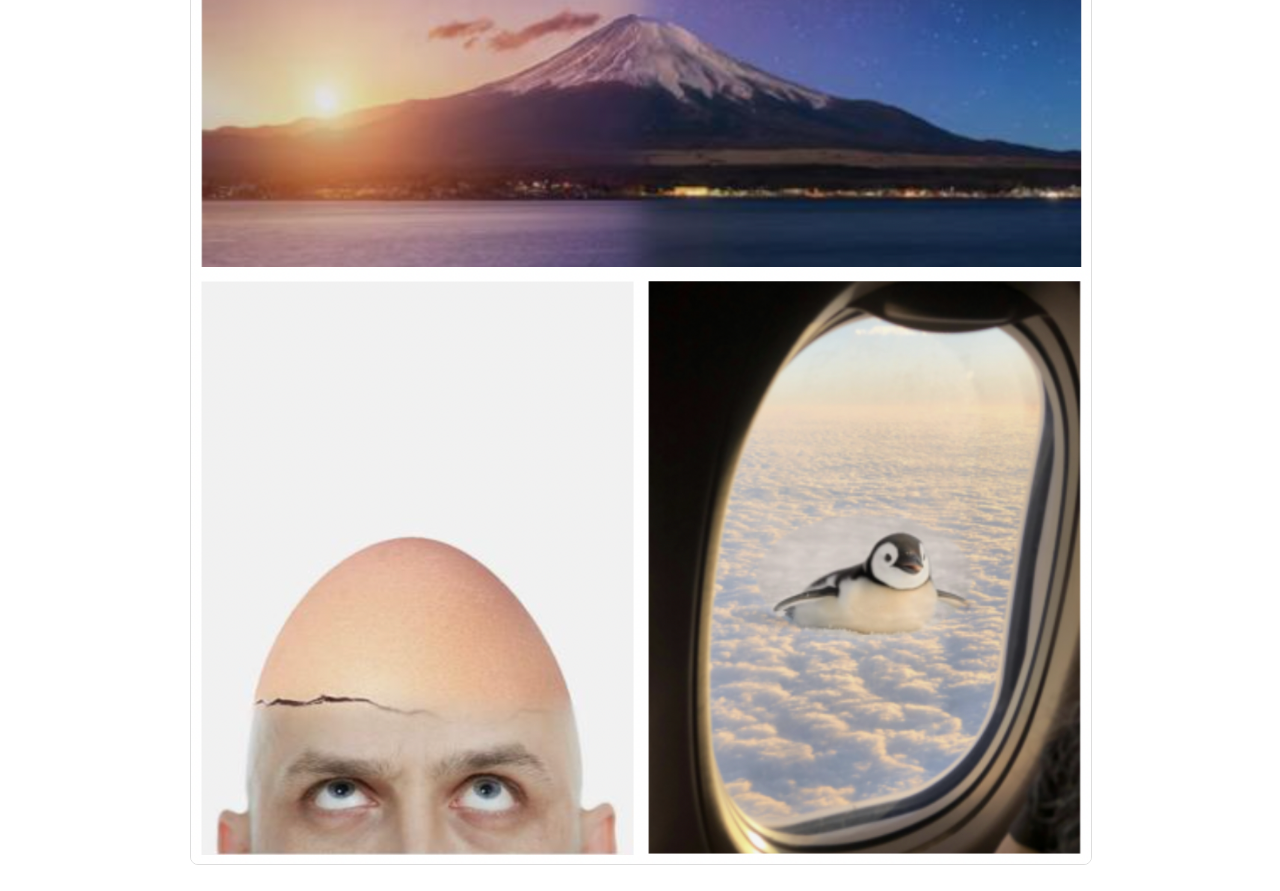
<file: project2/index.html>
<!DOCTYPE html>
<html>
<head>
    <meta charset="utf-8">
    <title>Project 2: Fun with Filters and Frequencies</title>
    <link rel="stylesheet" href="styles.css">
</head>
<body>

<h1>Project 2: Fun with Filters and Frequencies</h1>
<p><b>By Khoo An Xian</b></p>

This project focuses on building intuitions about 2D convolutions and filtering. 
    Convolution in image processing involves sliding a small filter (kernel) across the image, multiplying it with the local patch of pixels, 
    and summing the results. This operation can blur, sharpen, detect edges etc depending on the kernel. 

</p>

<!-- Table of contents -->
<div id="toc">
    <h2>Table of Contents</h2>
    <ul id="toc-list"></ul>
</div>

<!-- Part 1 -->
<h2 id="part1">Part 1: Fun with Filters</h2>
<h3 id="part1">1.1: Convolutions from Scratch</h3>

<p>
    <b>Implementation</b>
</p>
    The most explicit way to implement convolution is to write <b>four nested loops</b>: two for the image pixels, and two for the kernel elements. 
    Each output pixel is computed as the sum of elementwise products between the kernel and the corresponding image patch. However, this method is slow. 
</p>
    We can make the convolution much faster by reducing to <b>two for-loops</b>. Instead of looping over kernel elements, we directly 
    extract an image patch the same size as the kernel and let NumPy handle the elementwise multiplication and summation efficiently.
</p>
    Near the edges, part of the kernel would “hang off” the image, leaving undefined values. To handle this, we pad the input image with extra pixels before applying the kernel.
    Specifically, we add kH // 2 rows of padding on the top and bottom, and kW // 2 columns on the left and right, where kH and kW are the kernel’s height and width. This ensures that 
    the kernel always has valid pixel values to multiply with, and the output image remains the same size as the input, since every input pixel (including edge pixels) 
    now has a full neighborhood defined.
</p>

<table>
  <tr>
    <td><b>4 loops</b></td>
    <td><b>2 loops</b></td>
  </tr>  
  <tr>
    <td><img src="web_images/2loopcode.png"></td>
    <td><img src="web_images/4loopcode.png"></td>
  </tr>
</table>

<p>
    <b>Testing</b>
</p>
    Now, lets test it with a picture of me! Using the 2-loop implementation, I convolve my picture seperately with a 9x9 box filter and finite difference operators Dx and Dy. 
    The box filter (9x9 array of 1s) blurs the image by replacing each pixel with the average pixel value in its 9x9 neighbourhood. Dx = [[1, 0, -1]] detects vertical 
    edges by outputting pixel intensity differences between the left and right pixels, and Dy [[1], [0], [-1]] detects horizontal edges by outputting intensity 
    differences between pixels above and below.
</p>

<img src="results/1.1_selfieblur.png"> 
<img src="results/1.1_selfieedges.png">

<p>
    <b>Comparison with SciPy</b>
</p>
    We can compare our implementations against SciPy's convolve2d in terms of both runtime and accuracy. Accuracy is gauged by looking at the largest 
    pixel difference between the outputs of our implementations vs convolve2d. We see that runtime differs significantly (with 4-loops being least efficient 
    and convolve2d being most efficient) but output results are similar. 
</p>

<table border="1" cellpadding="4" style="border-collapse: collapse; text-align: center;">
  <thead>
    <tr>
      <th>Implementation</th>
      <th>Runtime</th>
      <th>Max pixel diff from convolve2d </th>
    </tr>
  </thead>
  <tbody>
    <tr>
      <td>4 loops</td>
      <td>54.3117s</td>
      <td>2.442e-15</td>
    </tr>
    <tr>
      <td>2 loops</td>
      <td>7.6668s</td>
      <td>7.772e-16</td>
    </tr>
    <tr>
      <td>convolve2d</td>
      <td>0.2990s</td>
      <td>0</td>
    </tr>
  </tbody>
</table>

<!-- Part 1.2 -->
<h3 id="part1">1.2: Finite Difference Operator</h3>

    Now, let's compute gradient magnitude images and edge images. The gradient magnitude for each pixel is obtained by taking <code>grad_mag = np.sqrt(gx**2 + gy**2)</code> 
    where gy and gx are the outputs of convolution with Dx and Dy respectively. Then, gradient magnitudes are converted into binary values (1 for edge, 0 for no edge) 
    by setting a thereshold (<code>edge = grad_mag >= threshold*np.max(grad_mag)</code>). Below, we see the results of setting threshold = 0.1 and 0.2. Setting a lower threshold 
    leads to more noise as more grad_mag values are considered an "edge" and show up on the edge image. I selected threshold = 0.1 as a fairly good threshold that preserves the edges in the background. 
</p>
<img src="results/1.2_camaraman.png">

<!-- Part 1.3 -->
<h3 id="part1">Part 1.3: Derivative of Gaussian (DoG) Filter</h2>
<p>
    However, we can observe that the results for threshold=0.1 are slightly noisy (eg. there are many dots near the bottom where edges do not actually exist). To solve that, we first smoothen the original image before
    convolving with the difference operators. We can do this by either (1) convolving with a 2d Gaussian filter then convolving with Dx and Dy, or (2) creating a derivative of 
    gaussian (DoG) filter and convolving the original image with this filter. Both give the same result as convolution is commutative (A*B)*C = A*(B*C). 
</p>
    In the results below, threshold = 0.1 was used to get all binary edge images. We observe that smoothening the image with a Gaussian filter first leads to reduced noise and clearer edges. 
</p>
<img src="results/1.3_DoG.png">

<!-- Part 2 -->
<h2 id="part1">Part 2: Fun with Frequencies</h2>

<!-- Part 2.1 -->
<h3 id="part2"> 2.1: Image "Sharpening" </h3>
<p>
    Now let's move on to play with frequencies! In this section, we "sharpen" an image by adding some high frequencies to it. First, we use a Gaussian filter to retain only the low frequencies, then we subtract these low frequencies from the 
    original image to obtain high frequencies. Finally, we add the high frequencies to the original image. Essentially, img + (img - img*G). This can be collapsed into one step by convolving the image with
    <code> kernel = 2*I - G</code>, where G is a Gaussian filter and I is an identity filter that keeps the image as it is. 
</p>
    In our results, we notice that the sharpened images have lower contrast than the original image. This could be because the convolution produced pixel values outside the normal [0, 1] range.  
    When matplotlib displays these out-of-range values, it clips them all to [0, 1], which reduces contrast. After applying proper clipping with <code>np.clip()</code>, the image is sharpened without 
    impacting contrast.
</p>

<img src="results/2.1_sharpentaj.png">
<img src="results/2.1_sharpendog.png">
<img src="results/2.1_sharpenhands.png">
<p>
    We can also tweak the amount of sharpening we do with a variable <b>alpha</b> that controls how much of the high frequencies are added back. Essentially, img = img + alpha*(img - img*G) 
    , and <code> kernel = (1 + alpha) * I - alpha * G</code>.
</p>
<img src="web_images/2.1_sharpenamt.png">

<!-- Part 2.2-->
<h3 id="part2"> 2.2: Hybrid Images </h3>
<p>
    In this section, we create hybrid images! Below, you should see an owl, the Tower of Pisa, and Nutmeg the cat (high frequencies). However, if you squint, zoom out, or move far away from your screen, 
    you will see a butterfly, a banana, and Derek (low frequencies). 
</p>
    These hybrid images are made by combining the <b>low frequencies</b> of image A with the <b>high frequencies</b> of image B. 
    On image A (eg. butterfly), a low-pass filter is applied by convolving it with a Gaussian kernel which smooths away fine details.
    On image B (eg. owl), a high-pass filter is applied by subtracting the low-pass version of image B from the original image, leaving only edges and textures.
    The two components are then added together, producing a hybrid image that looks like one subject at close range and another when viewed from afar.
</p>
<img src="web_images/2.2_butterflyowl.png">
<img src="web_images/2.2_hybrids.png">
<p>
    Let's take a look at these images' Fourier transform spectrums! The Fourier transform represents an image in terms of spatial frequencies. Low frequencies (center of spectrum) correspond to smooth 
    intensity changes and global structure, while high frequencies (edges of spectrum) correspond to fine details and sharp edges. The amplitude tells us how strong each frequency is.
</p>
    As seen below, the low-pass image shows energy concentrated near the center, meaning most detail has been blurred out. The high-pass image shows energy in the outer regions, emphasizing edges and textures. 
    The hybrid spectrum is a combination, containing both central and peripheral frequency energy. 
</p>
<img src="web_images/2.2_images.png">
<img src="web_images/2.2_fouriers.png">
<p>
    The <b>cutoff-frequencies</b> for each of the 3 examples were selected by trial and error, by tweaking the Gaussian's σ. For the low-pass image, a larger σ blurs the image more. 
    For the high-pass image, a smaller σ makes the image very fine. The butterfly-owl example above has high-pass σ = 8 and low-pass σ = 12. 
</p>

<!-- Part 2.3-->
<h3 id="part2"> 2.3: Gaussian and Laplacian Stacks </h3>

<p>
    In this section, we implement Gaussian and Laplacian stacks to prepare for the next section on multi-resolution blending. 
</p>
    First, we define a Gaussian filter, where convolution is performed via convolve2d with a Gaussian kernel of size 6σ+1. 
    The <b>Gaussian stack</b> is built by repeatedly applying the Gaussian filter at each level, resulting in a progressively smoother 
    (lower-frequency) version of the original image at each level. The <b>Laplacian stack</b> is built by subtracting consecutive Gaussian levels 
    <code>l_stack[i] = g_stack[i] - g_stack[i + 1]</code>. Each Laplacian level thus corresponds to a frequency band, and the last level is simply the coarsest Gaussian.
</p>
    In the below Orapple example, we constructed the Gaussian and Laplacian stacks for the orange and apple images over 4 levels with σ=2.
</p>
<img src="results/2.3_apple_stacks.png">
<img src="results/2.3_orange_stacks.png">


<!-- Part 2.4-->
<h3 id="part2"> 2.4: Multi-Resolution Blending </h3>
<p>
    Finally, we perform pyramid blending, a technique for smoothly combining two images using Gaussian and Laplacian stacks. This is the Orapple we get after blending! 
</p>
<img src="web_images/2.4_oraple.png">
<p>
    We first load and align two input images (im1 and im2), padding one if necessary. 

    To control how the two images are blended, we define different masks - for example, a vertical split, a horizontal split, or an elliptical mask. 
    Each mask indicates where one image should dominate and where the other should show through. We construct a Gaussian stack for the mask, 
    which ensures a smooth blending transition.
    </p>
    Next, we build Laplacian stacks for the 2 images which captures different frequency bands of the images. 
    At every level of our blending stack, we blend the two Laplacian images according to the blurred mask: 

    <pre><code>
        blending_stack = []
        for l_im1, l_im2, mask in zip(im1_l_stack, im2_l_stack, mask_g_stack): 
            blend = (l_im1 * mask) + (l_im2 * (1-mask)) 
            blending_stack.append(blend)
    </code></pre>
    The blending stack is then collapsed back into a full image by adding together all the levels of the blending stack, starting from the coarsest level. 
    Finally, the result is normalised and displayed.
</p>
    Thanks to the multiblending process, we can make many creative images! 
<img src="web_images/2.4_blend.png">

<!-- TOC-->
<script>
  const tocList = document.getElementById("toc-list");
  document.querySelectorAll("h1, h2").forEach(header => {
    if (header.id) {
      const li = document.createElement("li");
      const a = document.createElement("a");
      a.textContent = header.textContent;
      a.href = "#" + header.id;
      li.appendChild(a);
      tocList.appendChild(li);
    }
  });
</script>

</body>
</html>
</file>
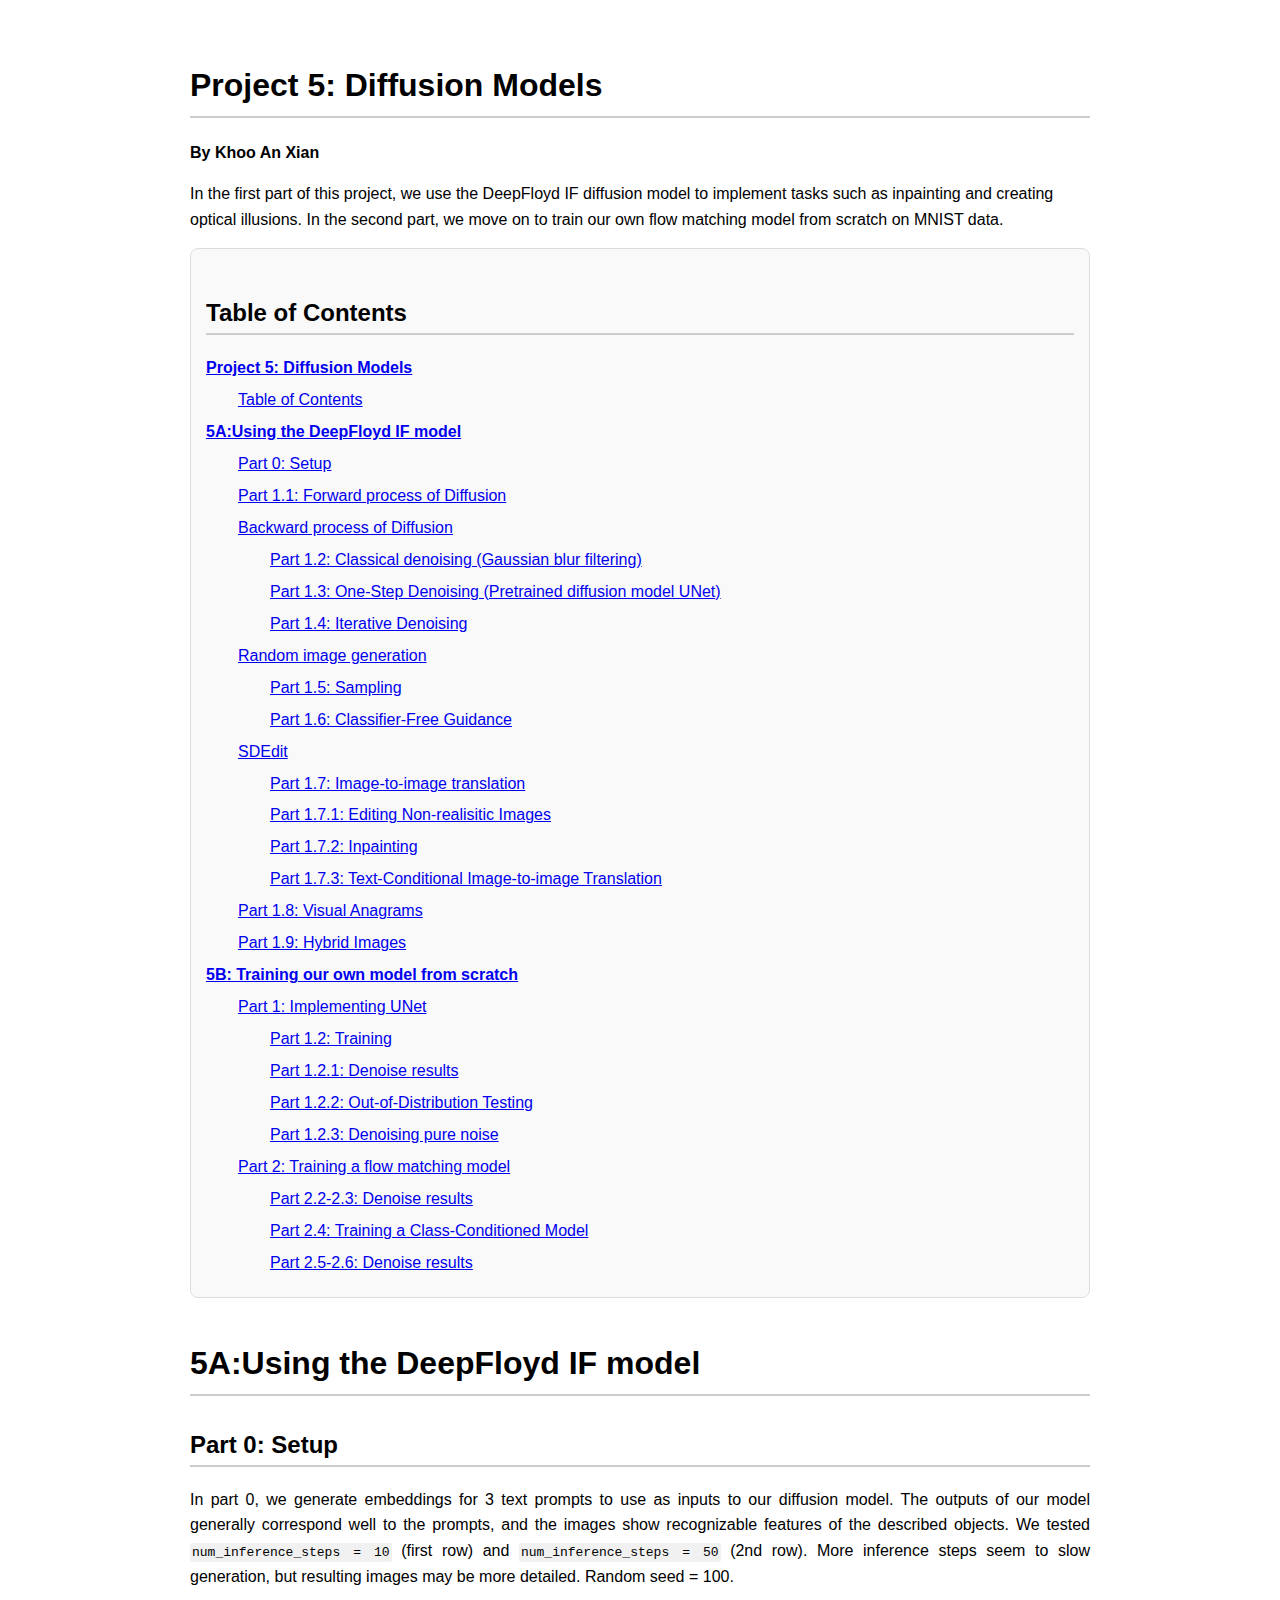
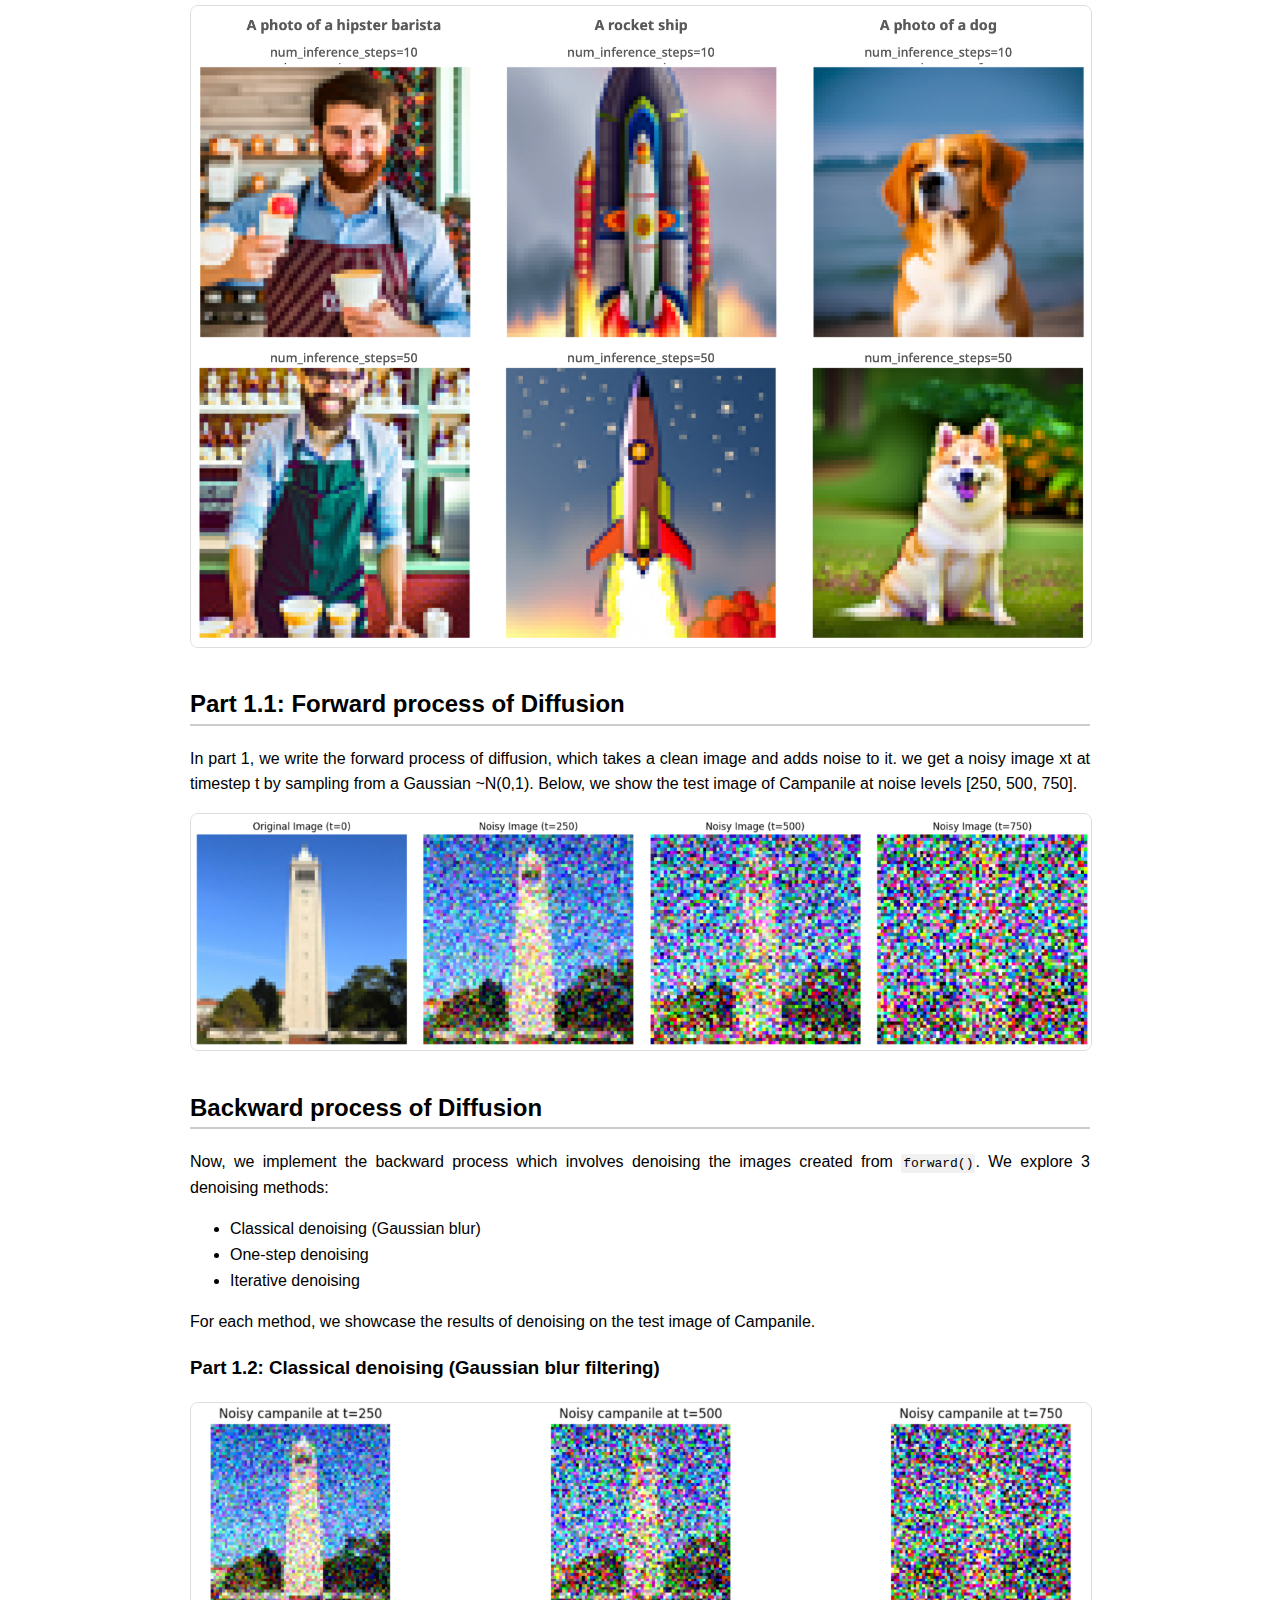
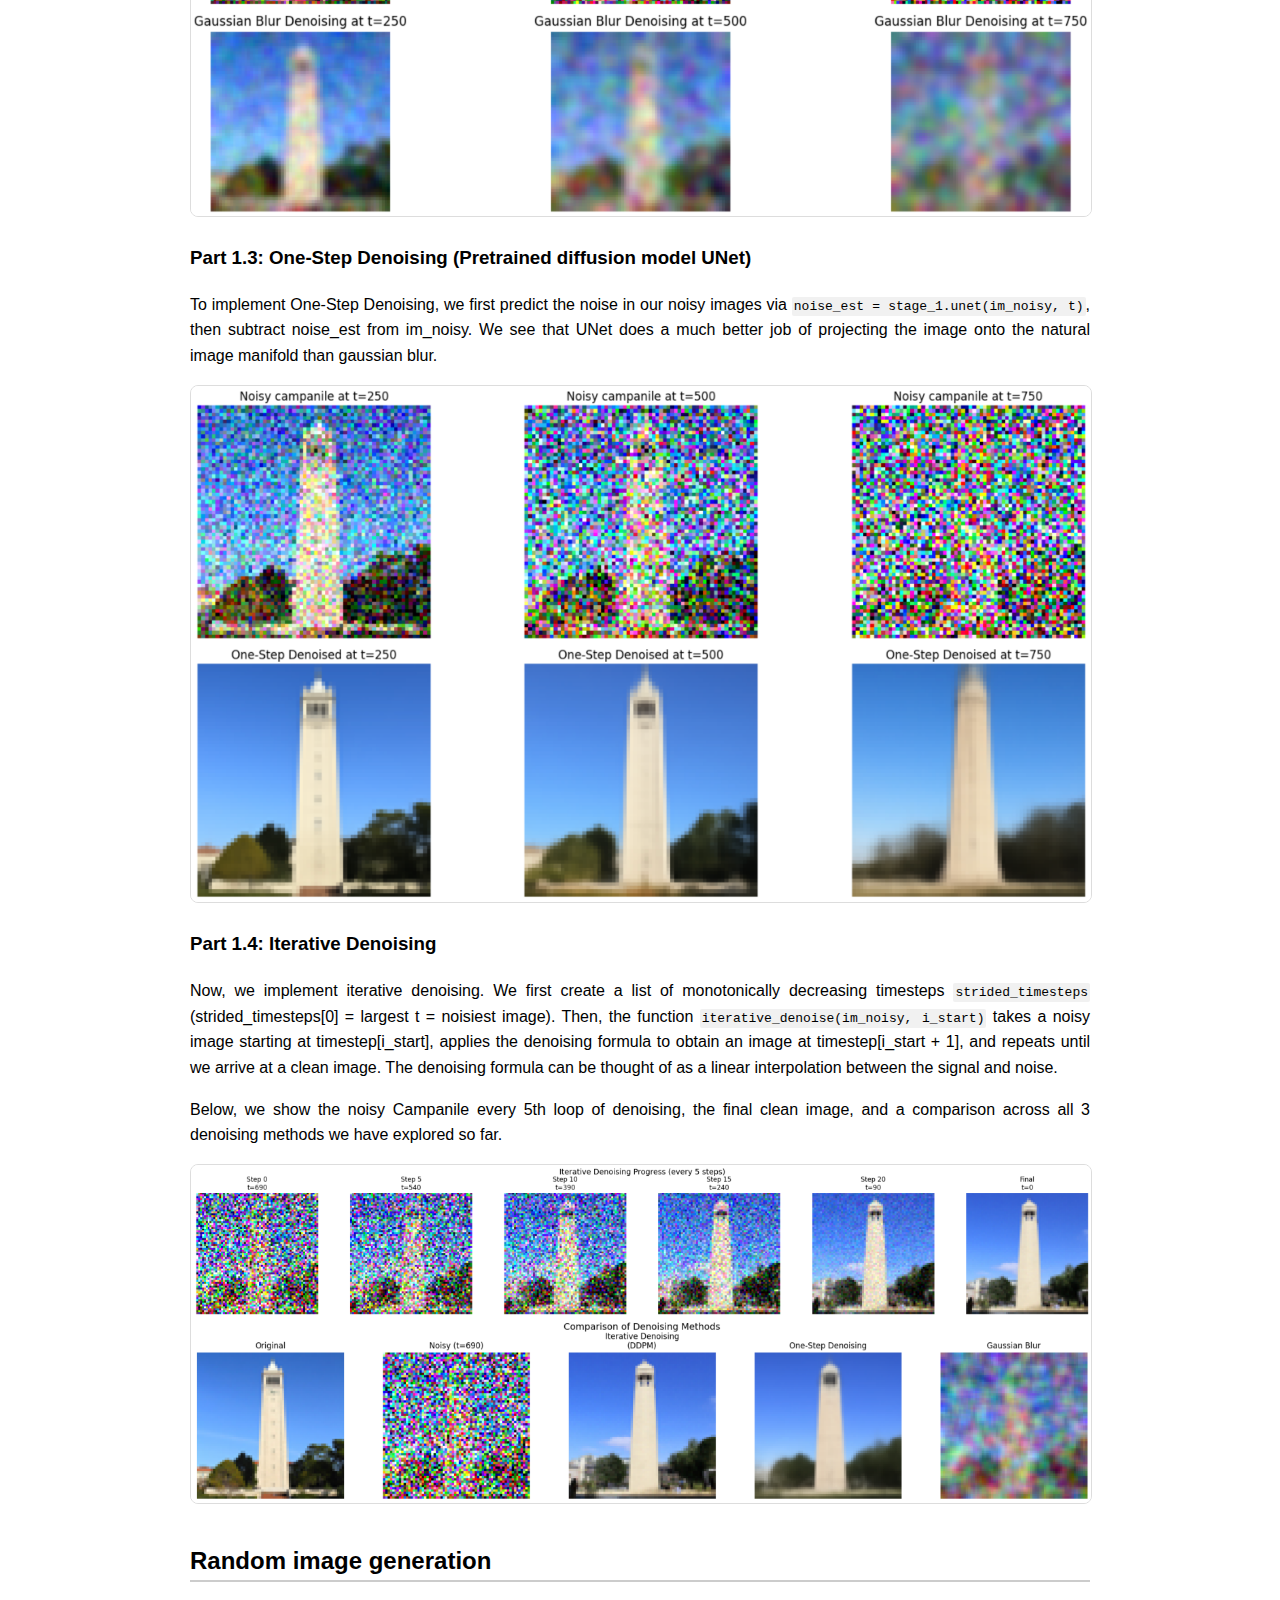
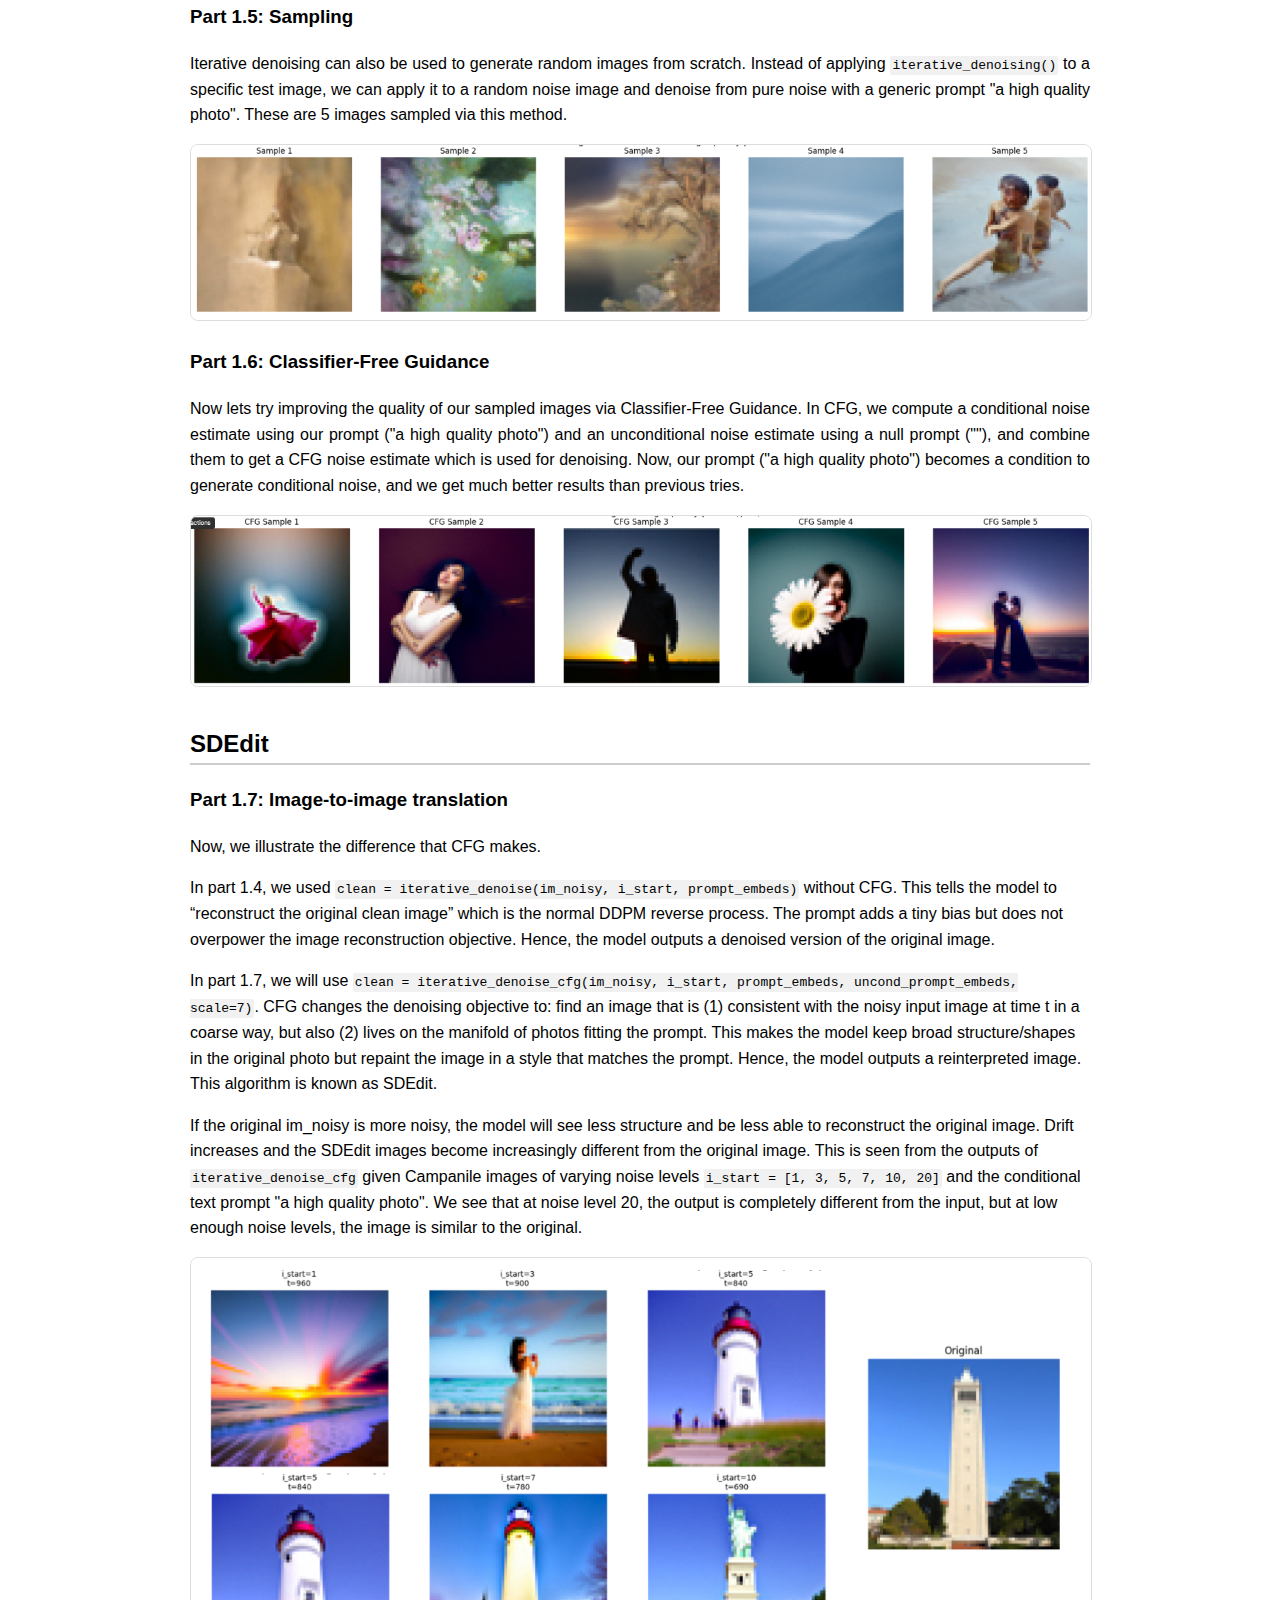
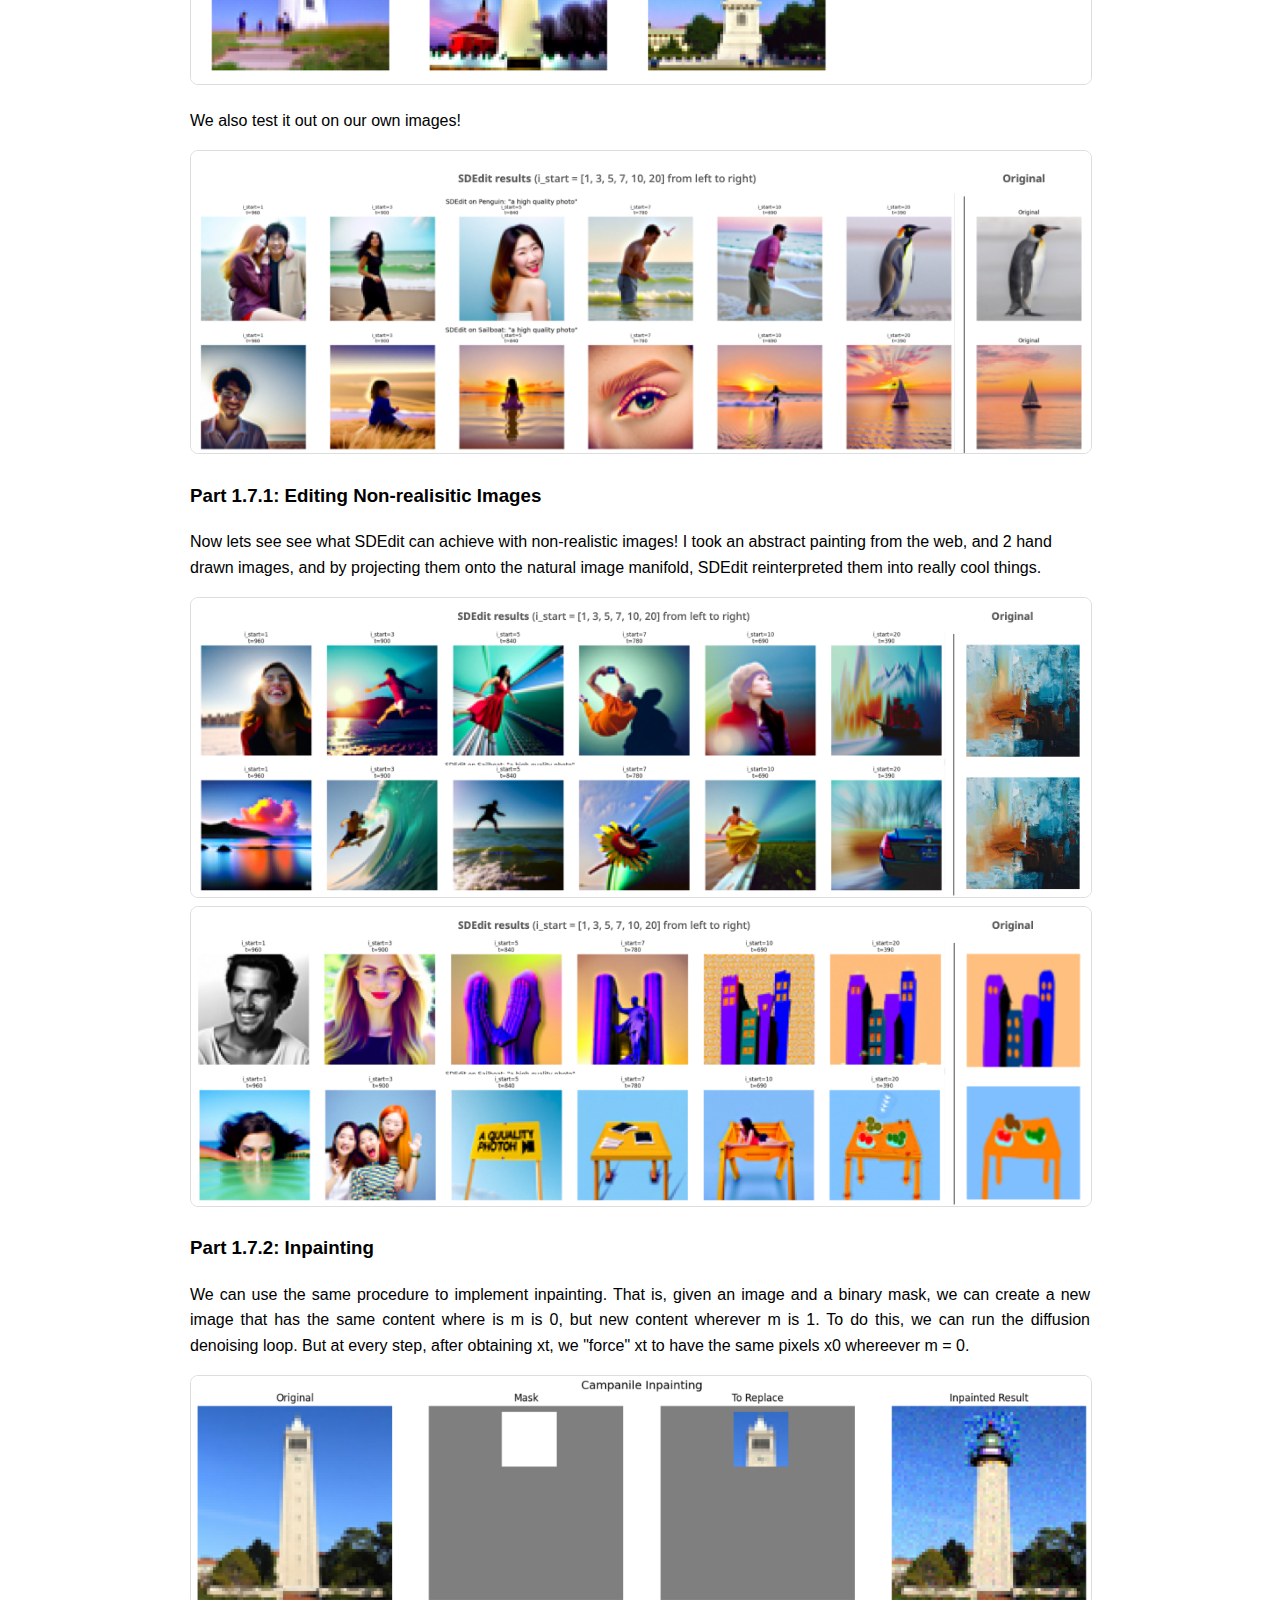
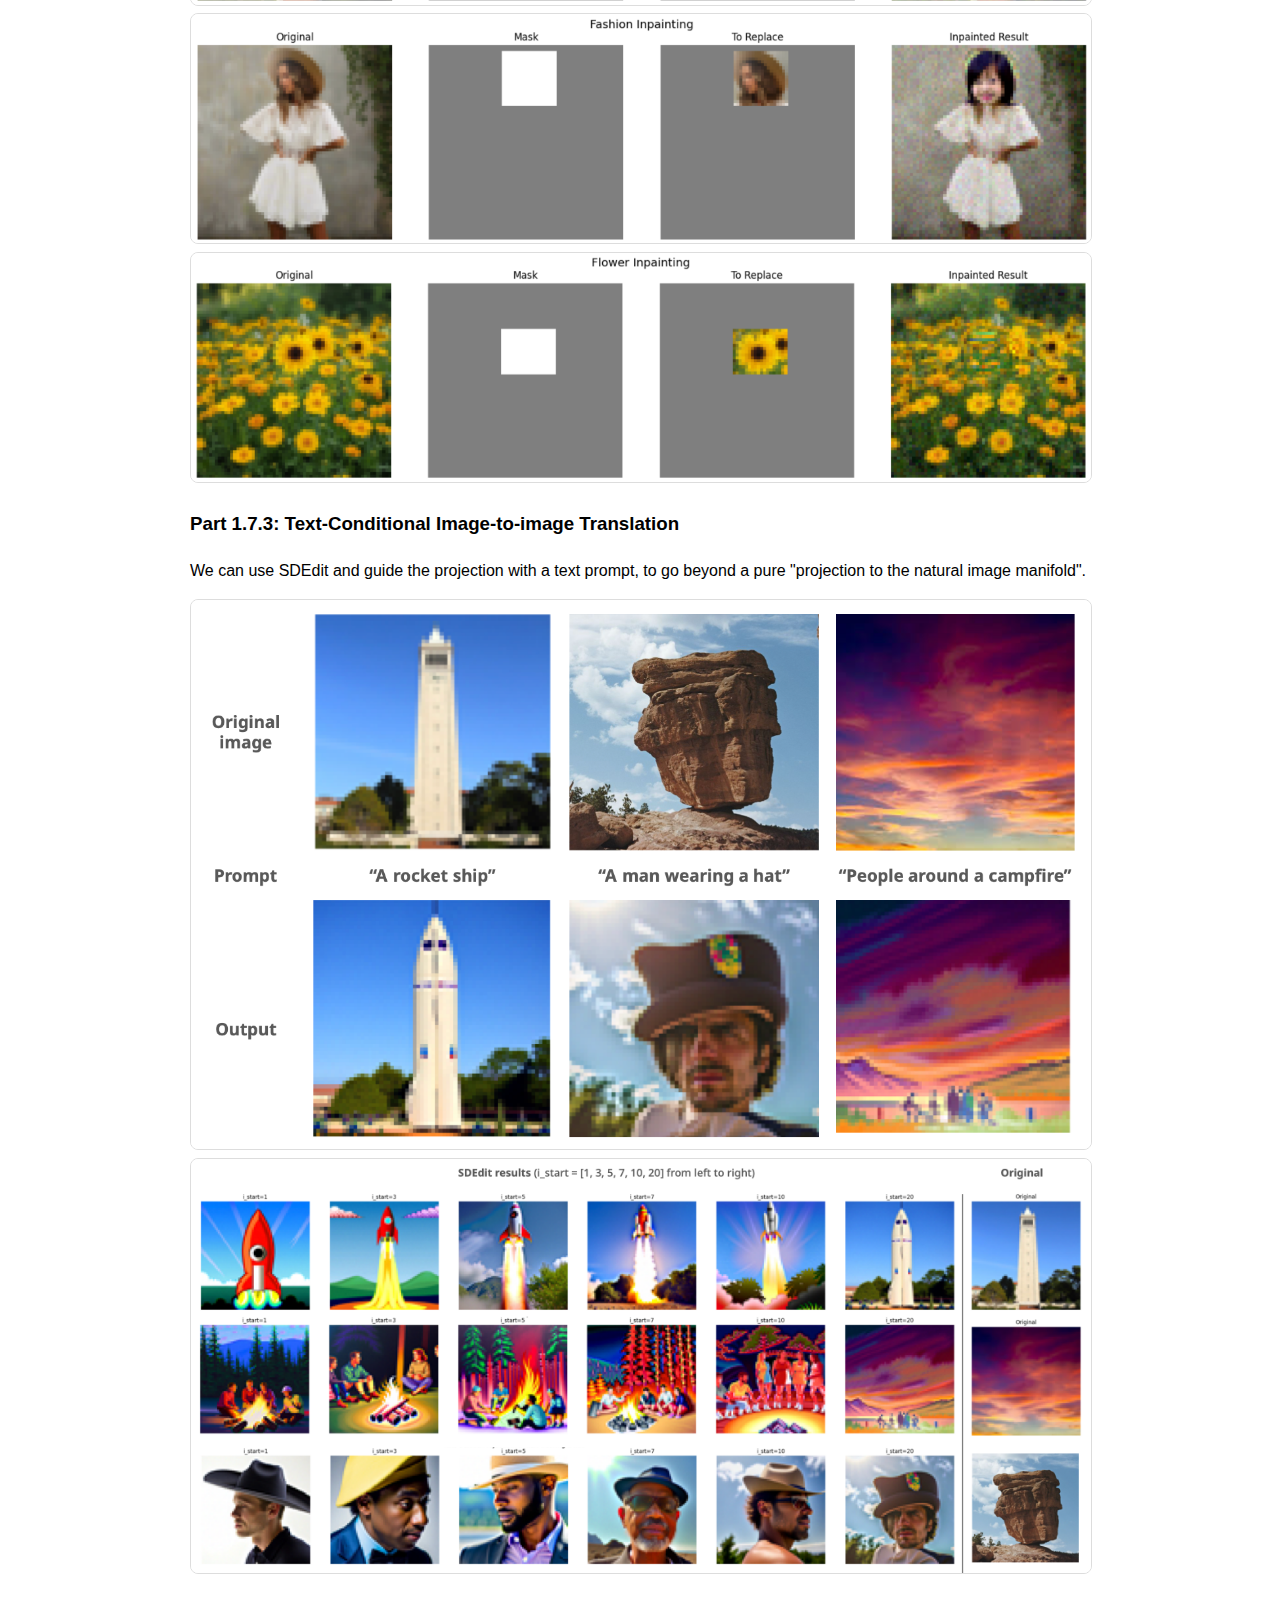
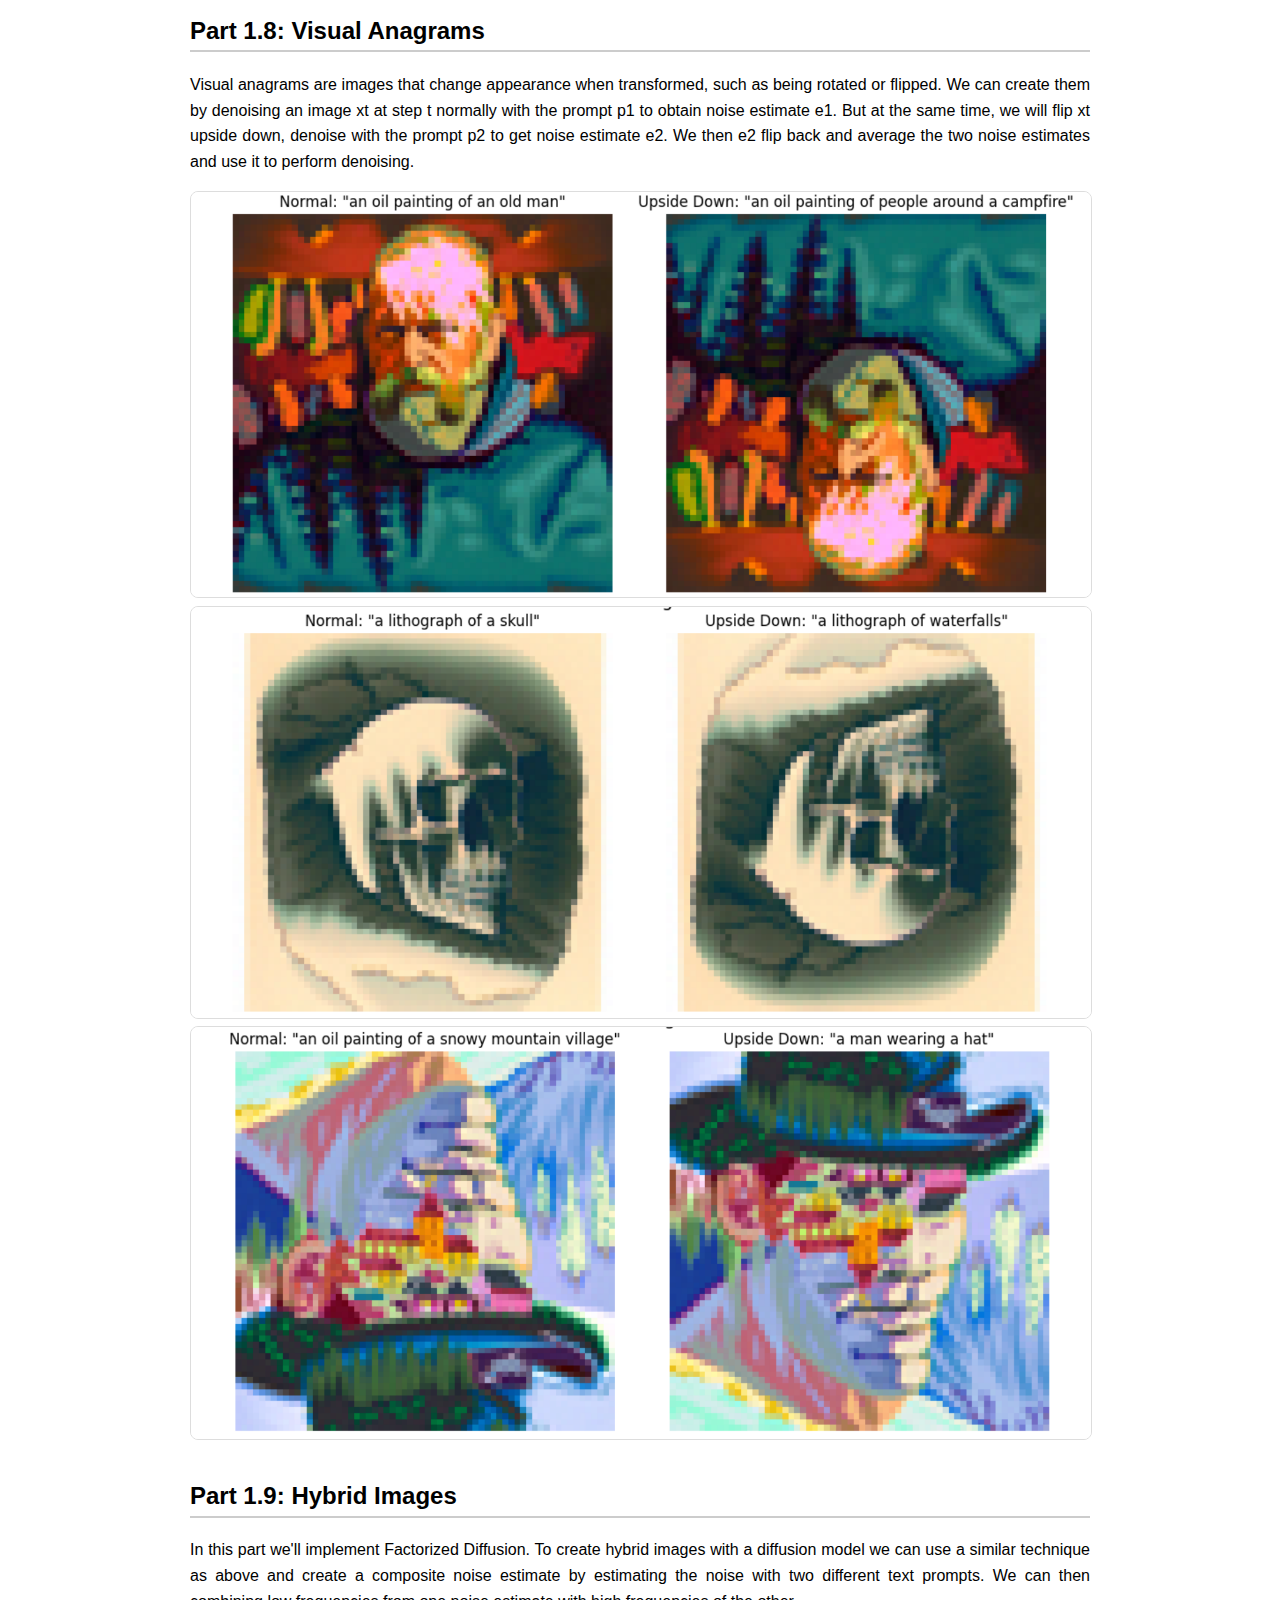
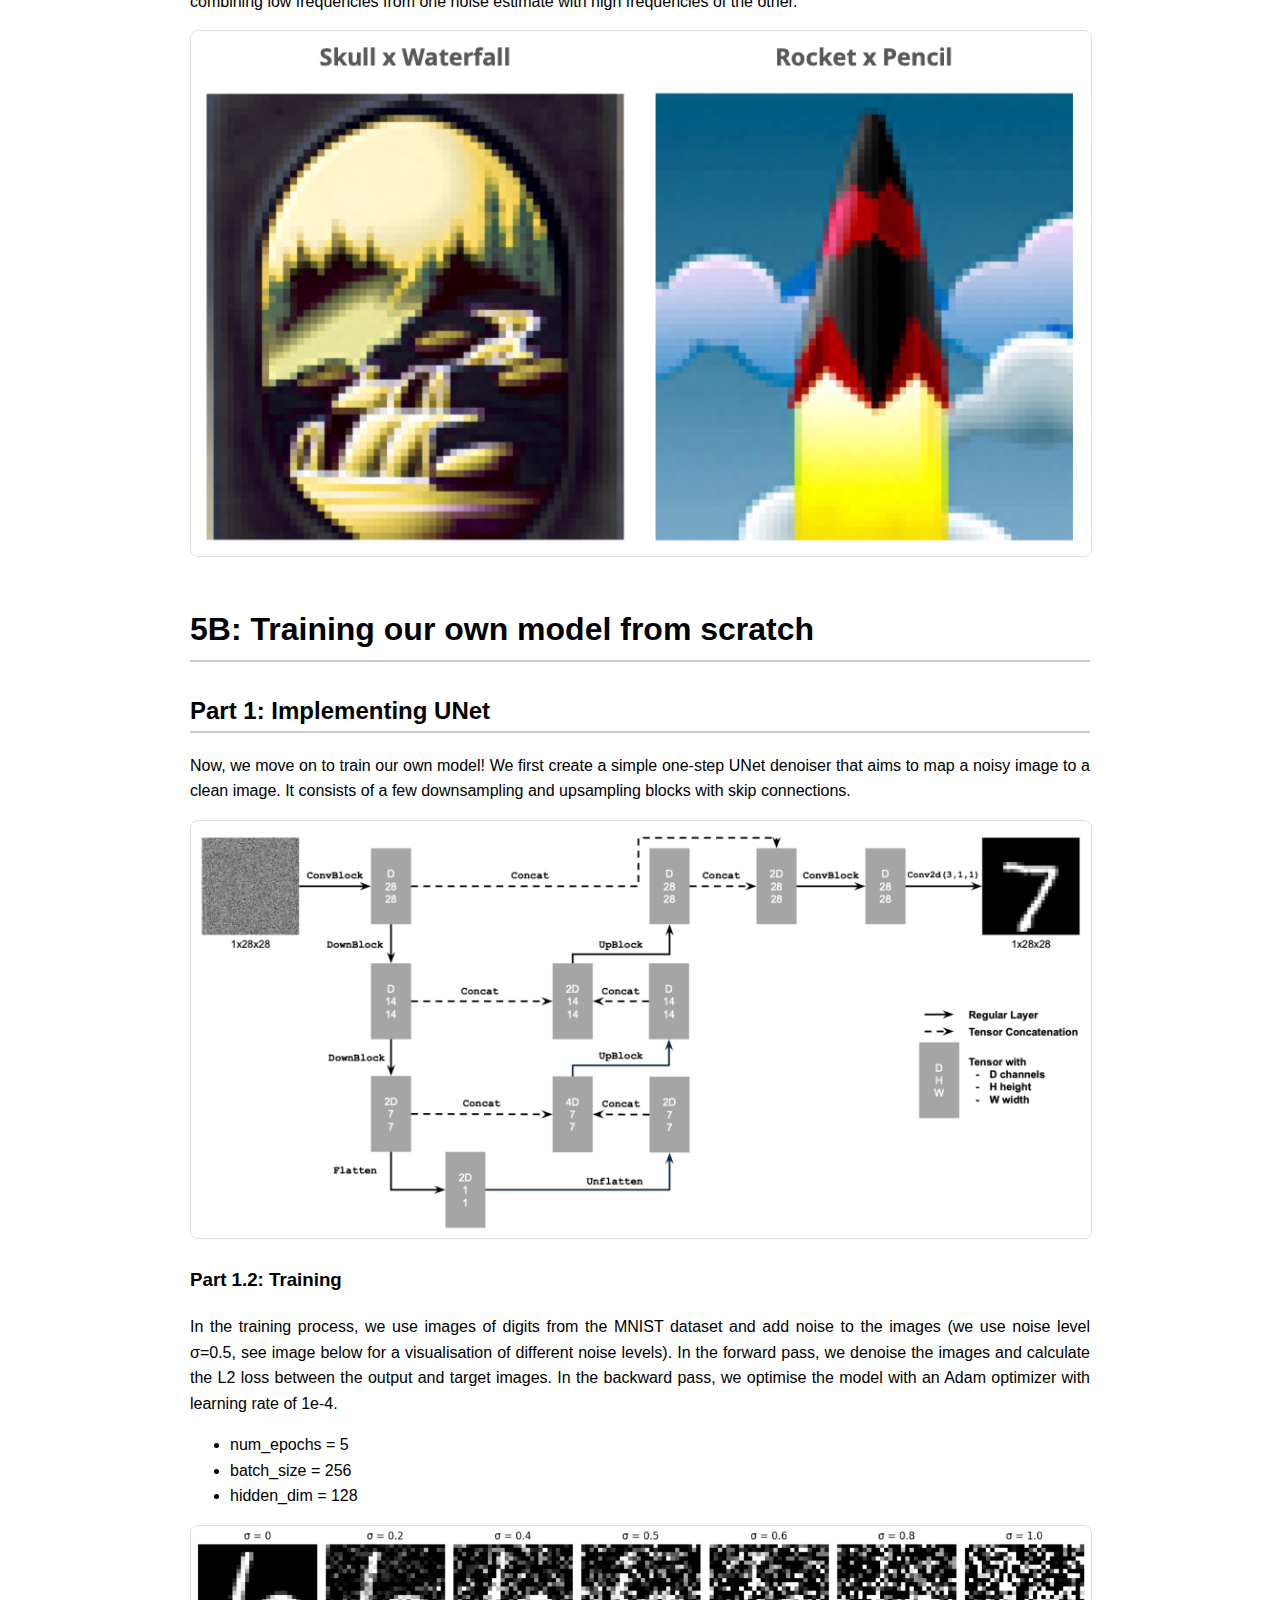
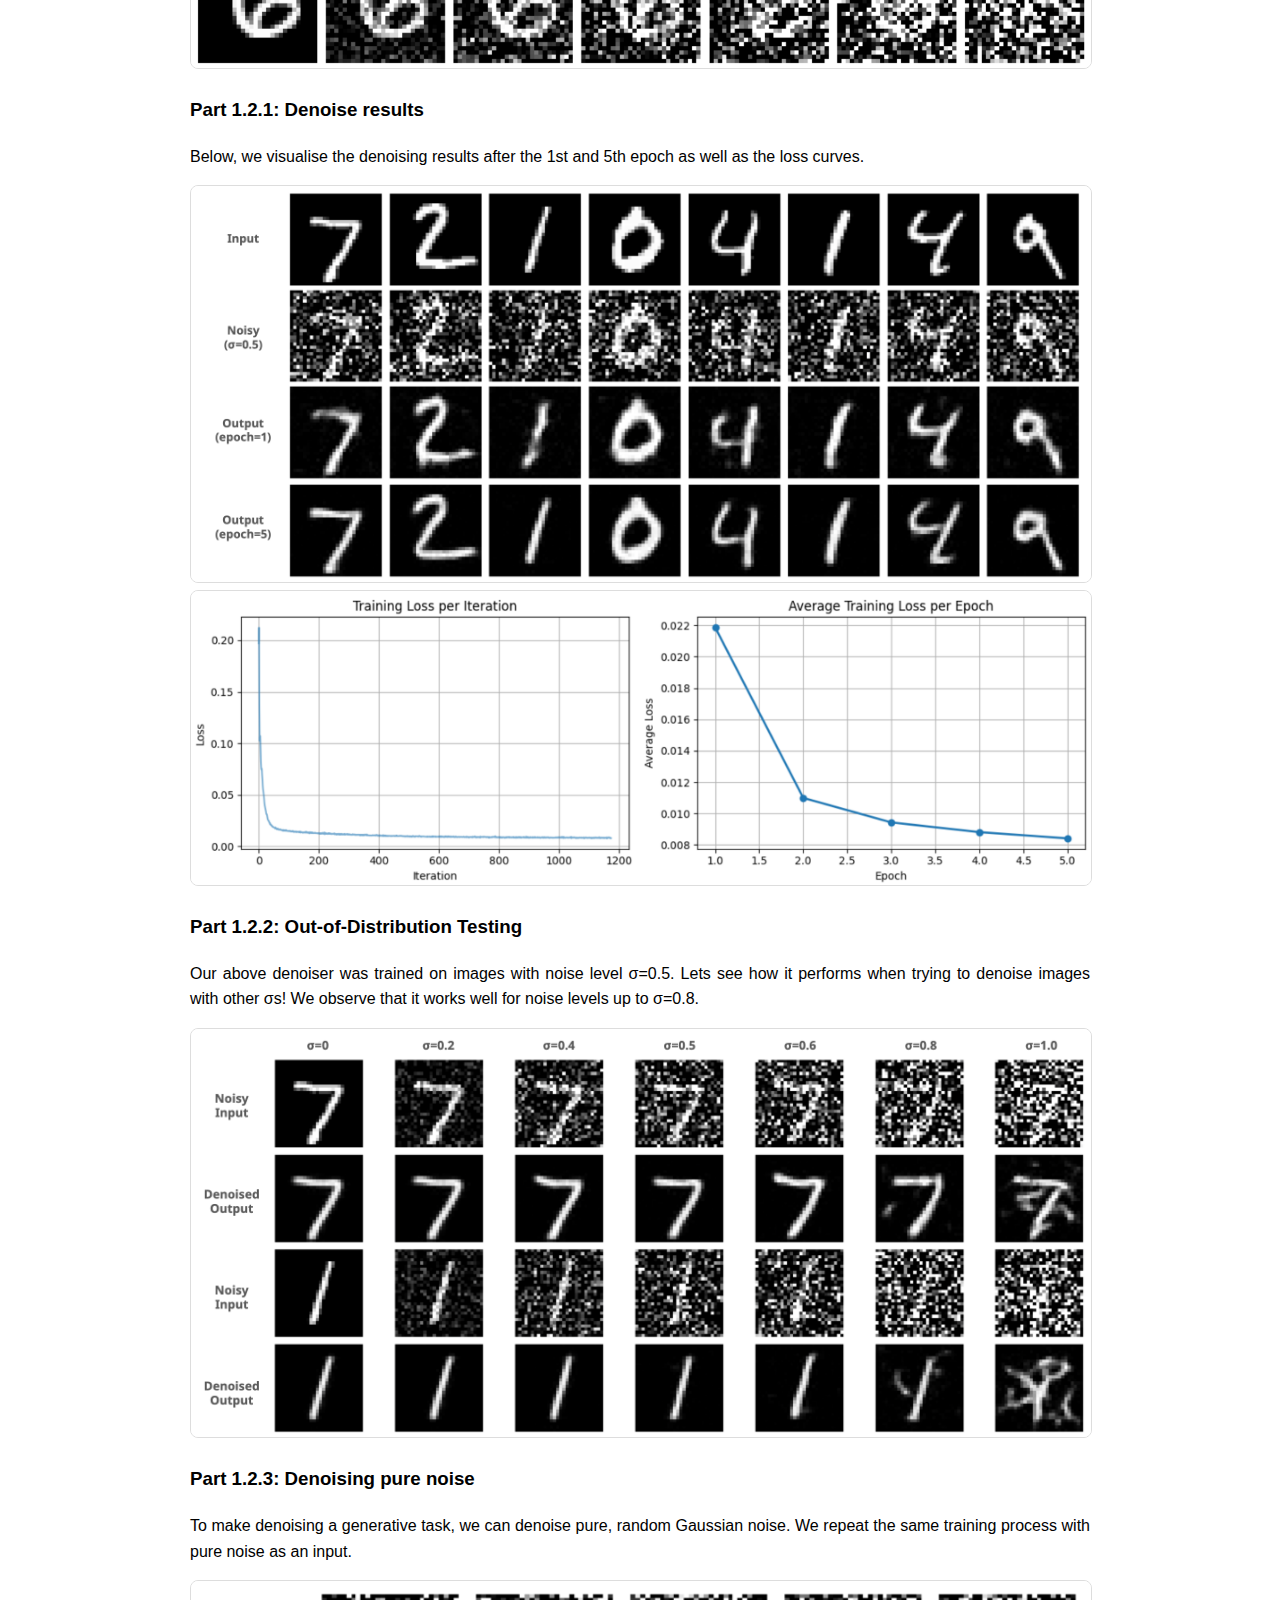
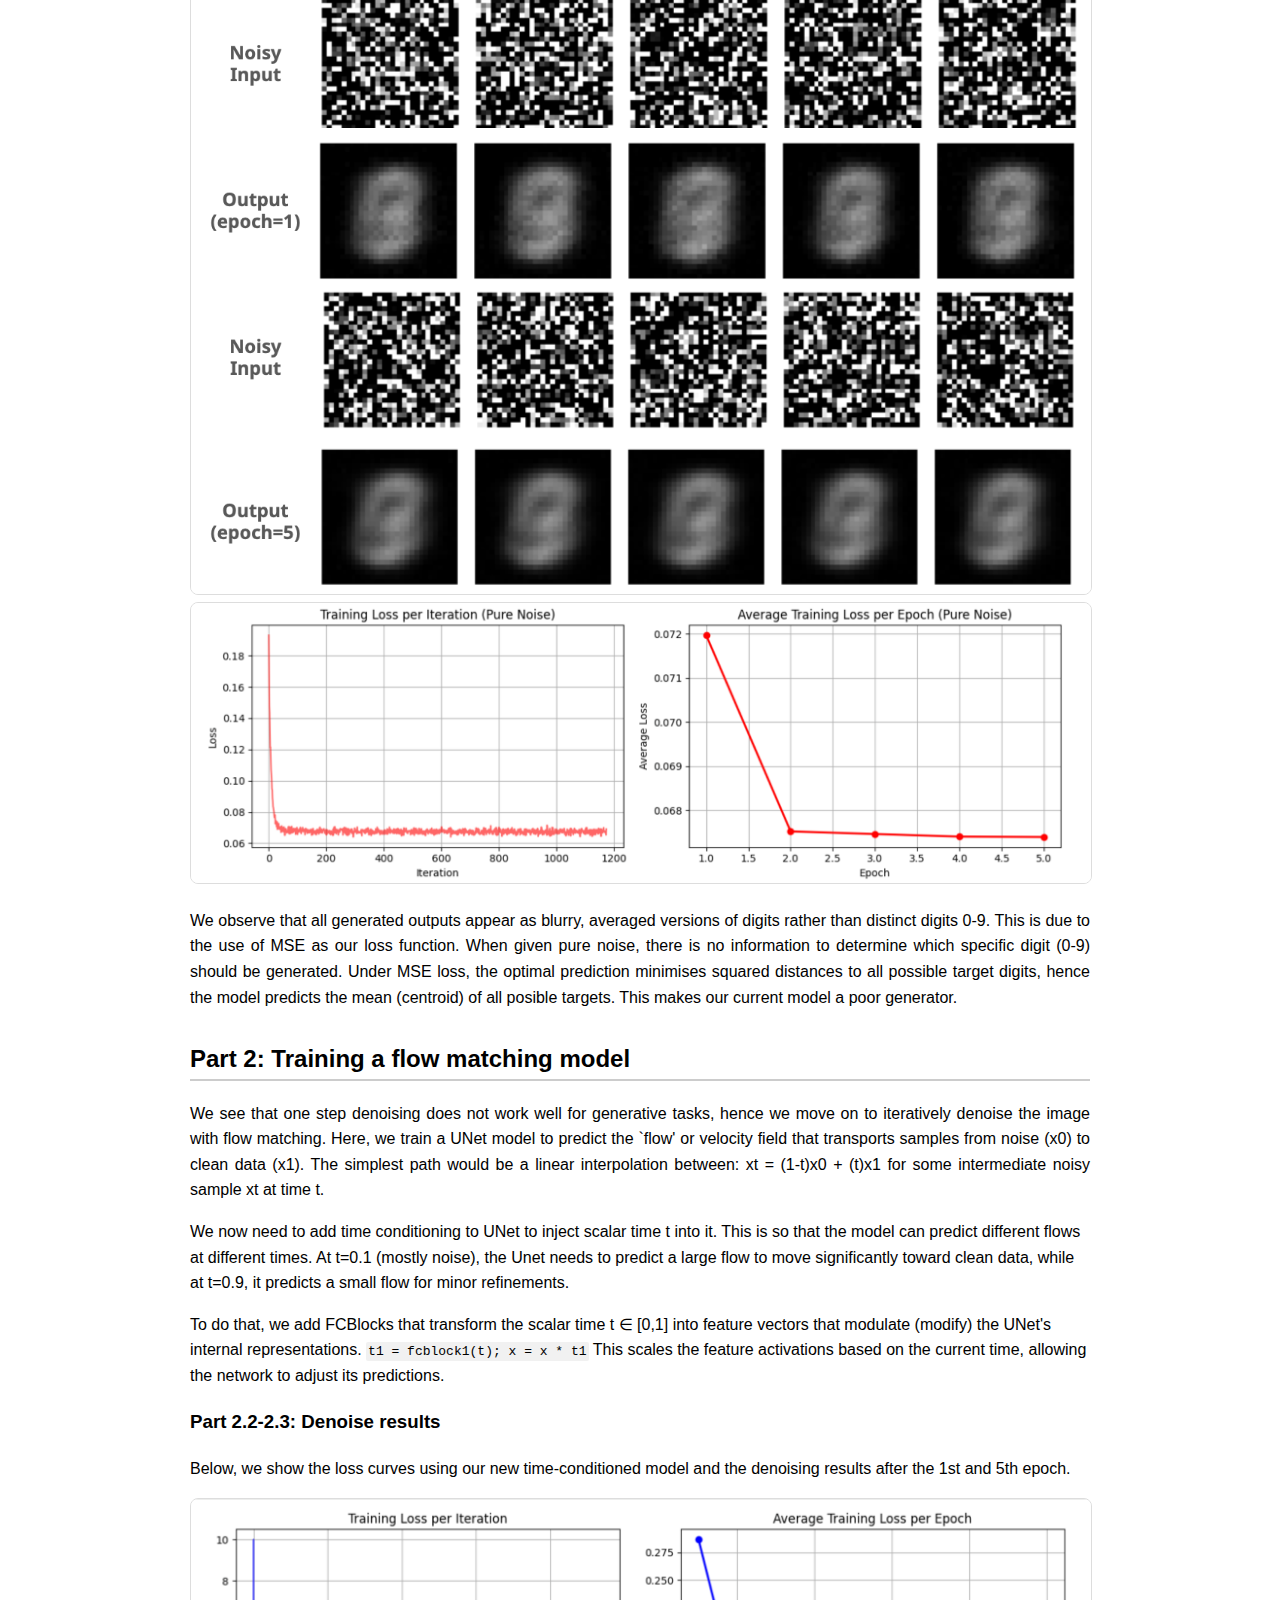
<file: project5/index.html>
<!DOCTYPE html>
<html>
<head>
    <meta charset="utf-8">
    <title>Project 5: Diffusion</title>
    <link rel="stylesheet" href="styles.css">
</head>
<body>

<h1>Project 5: Diffusion Models</h1>
<p><b>By Khoo An Xian</b></p>

In the first part of this project, we use the DeepFloyd IF diffusion model to implement tasks such as inpainting and creating optical illusions. 
In the second part, we move on to train our own flow matching model from scratch on MNIST data. 
</p>

<!-- Table of contents -->
<div id="toc">
    <h2>Table of Contents</h2>
    <ul id="toc-list"></ul>
</div>

<h1>5A:Using the DeepFloyd IF model</h1>

<!-- Part 0 -->
<h2 id="part0">Part 0: Setup</h2>

<p>
    In part 0, we generate embeddings for 3 text prompts to use as inputs to our diffusion model. The outputs of our model generally correspond well to the prompts, and the images show recognizable features of the described objects. 
    We tested <code>num_inference_steps = 10</code> (first row) and <code> num_inference_steps = 50</code> (2nd row). More inference steps seem to slow generation, but resulting images may be more detailed. Random seed = 100. 
</p>
<img src="images/p0.png">

<!-- Part 0 -->
<h2 id="part1">Part 1.1: Forward process of Diffusion</h2>

<p>
    In part 1, we write the forward process of diffusion, which takes a clean image and adds noise to it. we get a noisy image xt at timestep t by sampling from a Gaussian ~N(0,1).
    Below, we show the test image of Campanile at noise levels [250, 500, 750].
</p>  
<img src="images/part1.png">

<!-- Part 0 -->
<h2 id="part2">Backward process of Diffusion</h2>
<p>
    Now, we implement the backward process which involves denoising the images created from <code>forward()</code>. We explore 3 denoising methods: 
</p>  
<ul>
    <li>Classical denoising (Gaussian blur)</li>
    <li>One-step denoising</li>
    <li>Iterative denoising</li>
</ul>
<p>
    For each method, we showcase the results of denoising on the test image of Campanile. 
</p>  

<h3 id="part2.1">Part 1.2: Classical denoising (Gaussian blur filtering)</h2>
<img src="images/p2.png">

<h3 id="part2.2">Part 1.3: One-Step Denoising (Pretrained diffusion model UNet)</h2>
<p>
    To implement One-Step Denoising, we first predict the noise in our noisy images via <code>noise_est = stage_1.unet(im_noisy, t)</code>, then subtract noise_est from im_noisy.
     We see that UNet does a much better job of projecting the image onto the natural image manifold than gaussian blur. 
</p> 
<img src="images/p3.png">

<h3 id="part2.3">Part 1.4: Iterative Denoising</h2>
<p>
    Now,  we implement iterative denoising. We first create a list of monotonically decreasing timesteps <code>strided_timesteps</code> (strided_timesteps[0] = largest t = noisiest image). Then, the function <code>iterative_denoise(im_noisy, i_start)</code> 
    takes a noisy image starting at timestep[i_start], applies the denoising formula to obtain an image at timestep[i_start + 1], and repeats until we arrive at a clean image. The denoising formula can be thought 
    of as a linear interpolation between the signal and noise. 
</p> 
<p>Below, we show the noisy Campanile every 5th loop of denoising, the final clean image, and a comparison across all 3 denoising methods we have explored so far.</p>
<img src="images/p4.png">

<!-- Part 0 -->
<h2 id="part5">Random image generation</h2>

<h3 id="part5.1">Part 1.5: Sampling</h2>
<p>
    Iterative denoising can also be used to generate random images from scratch. Instead of applying <code>iterative_denoising()</code> to a specific test image, we can apply it to a random noise image and denoise from pure noise with a generic prompt 
    "a high quality photo". These are 5 images sampled via this method. 
</p> 
<img src="images/p5.png">

<h3 id="part5.2">Part 1.6: Classifier-Free Guidance</h2>
<p>
    Now lets try improving the quality of our sampled images via Classifier-Free Guidance. In CFG, we compute a conditional noise estimate using our prompt ("a high quality photo") and an unconditional noise estimate using a null prompt (""), and 
    combine them to get a CFG noise estimate which is used for denoising. Now, our prompt ("a high quality photo") becomes a condition to generate conditional noise, and we get much better results than previous tries. 
</p>
<img src="images/p6.png">

<!-- Part 0 -->
<h2 id="part7">SDEdit</h2>

<h3 id="part7.1">Part 1.7: Image-to-image translation</h2>
<p>
    Now, we illustrate the difference that CFG makes. 
</p>
    In part 1.4, we used <code>clean = iterative_denoise(im_noisy, i_start, prompt_embeds)</code> without CFG. This tells the model to “reconstruct the original clean image” which is the normal DDPM reverse process. 
    The prompt adds a tiny bias but does not overpower the image reconstruction objective. Hence, the model outputs a denoised version of the original image. 
</p>
    In part 1.7, we will use <code>clean = iterative_denoise_cfg(im_noisy, i_start, prompt_embeds, uncond_prompt_embeds, scale=7)</code>. CFG changes the denoising objective to: find an image that is (1) consistent 
    with the noisy input image at time t in a coarse way, but also (2) lives on the manifold of photos fitting the prompt. This makes the model keep broad structure/shapes in the original photo 
    but repaint the image in a style that matches the prompt. Hence, the model outputs a reinterpreted image. This algorithm is known as SDEdit.
</p>
    If the original im_noisy is more noisy, the model will see less structure and be less able to reconstruct the original image. Drift increases and the SDEdit images become increasingly different from the original image. 
    This is seen from the outputs of <code>iterative_denoise_cfg</code> given Campanile images of varying noise levels <code>i_start = [1, 3, 5, 7, 10, 20]</code> and the conditional text prompt "a high quality photo". We see that at noise level 20, the output is completely 
    different from the input, but at low enough noise levels, the image is similar to the original. 
<p>
<img src="images/p7.png">
</p>
    We also test it out on our own images! 
<p>
<img src="images/p7.2.png">

<h3 id="part7.1">Part 1.7.1: Editing Non-realisitic Images</h2>
</p>
    Now lets see see what SDEdit can achieve with non-realistic images! I took an abstract painting from the web, and 2 hand drawn images, and by projecting them onto the natural image manifold, 
    SDEdit reinterpreted them into really cool things. 
<p>
<img src="images/p7.1-web.png">
<img src="images/p7.1-draw.png">

<h3 id="part7.2">Part 1.7.2: Inpainting</h2>
<p>
    We can use the same procedure to implement inpainting. That is, given an image and a binary mask, we can create a new image that has the same content where is m is 0, but new content wherever m is 1. 
    To do this, we can run the diffusion denoising loop. But at every step, after obtaining xt, we "force" xt to have the same pixels x0 whereever m = 0. 
</p>
<img src="images/p7.2inpaint.png">
<img src="images/p7.2inpaint2.png">
<img src="images/p7.2inpaint3.png">

<h3 id="part7.3">Part 1.7.3: Text-Conditional Image-to-image Translation</h2>
<p>
    We can use SDEdit and guide the projection with a text prompt, to go beyond a pure "projection to the natural image manifold". 
</p>
<img src="images/p7.3overview.png">
<img src="images/p7.3.png">

<!-- Part 0-->
<h2 id="part8">Part 1.8: Visual Anagrams</h2>
<p>
    Visual anagrams are images that change appearance when transformed, such as being rotated or flipped. We can create them by denoising an image xt at step t normally with the prompt p1 to obtain noise estimate e1.
     But at the same time, we will flip xt upside down, denoise with the prompt p2 to get noise estimate e2. We then e2 flip back and average the two noise estimates and use it to perform denoising. 
</p>
<img src="images/p8.1.png">
<img src="images/p8.2.png">
<img src="images/p8.3.png">

<!-- Part 0-->
<h2 id="part9">Part 1.9: Hybrid Images</h2>
<p>
    In this part we'll implement Factorized Diffusion. To create hybrid images with a diffusion model we can use a similar technique as above and create a composite noise estimate by estimating the noise with two different text prompts. 
    We can then combining low frequencies from one noise estimate with high frequencies of the other.
</p>
<img src="images/p9.png">




<h1>5B: Training our own model from scratch</h1>

<!-- Part 0 -->
<h2 id="part1.1">Part 1: Implementing UNet</h2>

<p>
    Now, we move on to train our own model! We first create a simple one-step UNet denoiser that aims to map a noisy image to a clean image. 
    It consists of a few downsampling and upsampling blocks with skip connections.
</p>
<img src="images2/p1unet.png">

<h3 id="part1.2">Part 1.2: Training</h3>
<p>
    In the training process, we use images of digits from the MNIST dataset and add noise to the images (we use noise level σ=0.5, see image below for a visualisation of different noise levels).  
    In the forward pass, we denoise the images and calculate the L2 loss between the output and target images. In the backward pass, we optimise the model with an Adam 
    optimizer with learning rate of 1e-4.
    <ul>
        <li>num_epochs = 5</li>
        <li>batch_size = 256</li>
        <li>hidden_dim = 128</li>
    </ul>
</p>
<img src="images2/p1noise.png">

<h3 id="part1.2.1">Part 1.2.1: Denoise results</h3>
<p>
    Below, we visualise the denoising results after the 1st and 5th epoch as well as the loss curves. 
</p>
<img src="images2/p1results.png">
<img src="images2/p1loss.png">

<h3 id="part1.2.2">Part 1.2.2: Out-of-Distribution Testing</h3>
<p>
    Our above denoiser was trained on images with noise level σ=0.5. Lets see how it performs when trying to denoise images with other σs! 
    We observe that it works well for noise levels up to σ=0.8.
</p>
<img src="images2/p1.2.png">

<h3 id="part1.2.3">Part 1.2.3: Denoising pure noise</h3>
<p>
    To make denoising a generative task, we can denoise pure, random Gaussian noise. We repeat the same training process
    with pure noise as an input. 
</p>
<img src="images2/p1.3.png">
<img src="images2/p1loss2.png">

<p>
    We observe that all generated outputs appear as blurry, averaged versions of digits rather than distinct digits 0-9.  
    This is due to the use of MSE as our loss function. When given pure noise, there is no information to determine which specific digit (0-9) should be generated. 
    Under MSE loss, the optimal prediction minimises squared distances to all possible target digits, hence the model predicts the mean (centroid) of all posible targets. 
    This makes our current model a poor generator. 
</p>

<h2 id="part2.1">Part 2: Training a flow matching model</h2>
<p>
    We see that one step denoising does not work well for generative tasks, hence we move on to iteratively denoise the image with flow matching. 
    Here, we train a UNet model to predict the `flow' or velocity field that transports samples from noise (x0) to clean data (x1). 
    The simplest path would be a linear interpolation between: xt = (1-t)x0 + (t)x1 for some intermediate noisy sample xt at time t. 
</p>
    We now need to add time conditioning to UNet to inject scalar time t into it. This is so that the model can predict different flows at different times. 
    At t=0.1 (mostly noise), the Unet needs to predict a large flow to move significantly toward clean data, while at t=0.9, it predicts a small flow
    for minor refinements. 
</p>
    To do that, we add FCBlocks that transform the scalar time t ∈ [0,1] into feature vectors that modulate (modify) the UNet's internal representations. 
    <code>t1 = fcblock1(t); x = x * t1</code> This scales the feature activations based on the current time, allowing the network to adjust its predictions.
</p>

<h3 id="part2.2">Part 2.2-2.3: Denoise results</h3>
<p>
    Below, we show the loss curves using our new time-conditioned model and the denoising results after the 1st and 5th epoch.  
</p>
<img src="images2/p2.3loss.png">
<img src="images2/p2.3results.png">

<h3 id="part2.4">Part 2.4: Training a Class-Conditioned Model</h3>
<p>
    To make the results better and give us more control for image generation, we can also apply class conditioning. 
    This essentially tells the model: "Generate a specific digit (e.g., digit 7)" rather than just generating any random digit. 
    Instead of just giving the UNet a noisy image x_t and time t, we also give it a class label c which is converted to a one-hot vector. The 
    The one-hot vector is passed through FCBlocks to create rich feature embeddings that capture "what it means to be a 7" in high-dimensional feature space.
    The class embeddings modulate (modify) the UNet's internal features (in addition to the time embeddings). 
    <code>t1 = fcblock1(t); c1 = fcblock2(c_onehot); x = x * c1 + t1</code> 
</p>
    Examples of what this modulation does: 
    <ul>
        <li>
            For digit 7: c1 might amplify [vertical line features, diagonal features, ...] and suppress [circular features, horizontal loops, ...]
            For digit 0: c1 might amplify [circular features, closed loop features, ...] and suppress [sharp corners, ...]
        </li>
    </ul> 

<h3 id="part2.5">Part 2.5-2.6: Denoise results</h3>
<p>
    Below, we visualise the loss curves using our new class-conditioned model as well as the denoising results after the 1st, 5th, and 10th epoch.
</p>
<img src="images2/p2.5ep1.png">
<img src="images2/p2.5ep5.png">
<img src="images2/p2.5ep10.png">
<img src="images2/p2.5loss.png">

<p>
    We also compare results from 2 training processes - one with an exponential learning rate scheduler (starts at 1e-2, decays by 0.9 each epoch) and one without. 
    To maintain similar performance after removing the scheduler, we use a lower learning rate throughout (fixed at 5e-3 (0.5 × 1e-2)). We may want to use 
    constant learning rates to avoid the risk of being stuck in poor local minima early on. However, in general, using a scheduler can allow faster initial convergence and
    better fine-tuning at the end. 
</p>
    Below, we compare the loss curves and denoising results at the 10th epoch for both training methods (with vs without scheduler). We see that the results are similar.
</p>
<img src="images2/p2.6losscomp.png">
<img src="images2/p2.6schedulercomp.png">

<!-- TOC-->
 <script>
document.addEventListener("DOMContentLoaded", () => {
  const tocList = document.getElementById("toc-list");
  const headers = document.querySelectorAll("h1, h2, h3");

  const slugCounts = {}; // for duplicate names

  function slugify(text) {
    let slug = text.toLowerCase()
      .replace(/[^a-z0-9]+/g, "-")  // make URL-safe
      .replace(/^-+|-+$/g, "");     // trim dashes

    if (slugCounts[slug]) {
      slugCounts[slug]++;
      slug = slug + "-" + slugCounts[slug];
    } else {
      slugCounts[slug] = 1;
    }

    return slug;
  }

  headers.forEach(header => {
    // if no id, auto-generate one
    if (!header.id) {
      header.id = slugify(header.innerText.trim());
    }

    const li = document.createElement("li");
    li.className = `level-${header.tagName.toLowerCase()}`;

    const link = document.createElement("a");
    link.href = `#${header.id}`;
    link.textContent = header.innerText;

    li.appendChild(link);
    tocList.appendChild(li);
  });
});
</script>

</body>
</html>
</file>
<file: project0/styles.css>
/* General page styles */
body { 
  font-family: Arial, sans-serif; 
  line-height: 1.6; 
  max-width: 900px; 
  margin: auto; 
  padding: 20px; 
}

h1 { 
  border-bottom: 2px solid #ccc; 
  padding-bottom: 5px; 
  margin-top: 40px; 
}

h2 { 
  margin-top: 30px; 
}

/* Images */
img { 
  max-width: 100%; 
  height: auto; 
  border: 1px solid #ddd; 
  border-radius: 8px; 
}

/* Tables */
table { 
  width: 100%; 
  text-align: center; 
  margin: 20px 0; 
  border-collapse: collapse; 
}

th, td { 
  padding: 10px; 
}

/* Uniform table images */
table img { 
  width: 300px; 
  height: 400px; 
  object-fit: cover; 
}

/* Table of contents */
#toc { 
  background: #f9f9f9; 
  border: 1px solid #ddd; 
  padding: 15px; 
  border-radius: 8px; 
}

#toc ul { 
  list-style: none; 
  padding-left: 0; 
}

#toc li { 
  margin-bottom: 5px; 
}
</file>
<file: project1/styles.css>
/* General page styles */
body { 
  font-family: Arial, sans-serif; 
  line-height: 1.6; 
  max-width: 900px; 
  margin: auto; 
  padding: 20px; 
}

h1 { 
  border-bottom: 2px solid #ccc; 
  padding-bottom: 5px; 
  margin-top: 40px; 
}

h2 { 
  margin-top: 30px; 
  border-bottom: 2px solid #ccc; 
}

p {
  text-align: justify;
  text-justify: auto;  
}

/* Images */
img { 
  max-width: 100%; 
  height: auto; 
  border: 1px solid #ddd; 
  border-radius: 8px; 
}

.float-right {
  float: right;
  margin: 0px 20px 10px 20px; /* top, right, bottom, left spacing */
  width: 10%;             /* optional: control size */
}

.center-img {
  display: block;
  margin-left: auto;
  margin-right: auto;
  width: 250px;   /* optional: control size */
  height: auto;
}


/* Tables */
table { 
  width: 100%; 
  height: 100%;
  text-align: center; 
  margin: 20px 0; 
  border-collapse: collapse; 
}

th, td { 
  padding: 10px; 
}

/* Images/GIFs inside tables */
table img {
  max-width: 280px;   /* scale down if too wide */
  max-height: 280px;  /* scale down if too tall */
  width: auto;        /* preserve aspect ratio */
  height: auto;       /* preserve aspect ratio */
  border: 1px solid #ddd;
  border-radius: 8px;
  display: block;     /* centers nicely inside td */
  margin: 0 auto;
}

/* Table of contents */
#toc { 
  background: #f9f9f9; 
  border: 1px solid #ddd; 
  padding: 15px; 
  border-radius: 8px; 
}

#toc ul { 
  list-style: none; 
  padding-left: 0; 
}

#toc li { 
  margin-bottom: 5px; 
}
</file>
<file: project2/styles.css>
/* General page styles */
body { 
  font-family: Arial, sans-serif; 
  line-height: 1.6; 
  max-width: 900px; 
  margin: auto; 
  padding: 20px; 
}

h1 { 
  border-bottom: 2px solid #ccc; 
  padding-bottom: 5px; 
  margin-top: 40px; 
}

h2 { 
  margin-top: 30px; 
  border-bottom: 2px solid #ccc; 
}

p {
  text-align: justify;
  text-justify: auto;  
}

/* Images */
img { 
  max-width: 100%; 
  height: auto; 
  border: 1px solid #ddd; 
  border-radius: 8px; 
}

/* Tables */
table { 
  width: 100%; 
  height: 100%;
  text-align: center; 
  margin: 20px 0; 
  border-collapse: collapse; 
}

th, td { 
  padding: 10px; 
}

/* 2.2 Hybrid Images Table */
.hybrid-table {
  border-collapse: collapse;
  text-align: center;
  width: 100%;
  height: 500px;  /* adjust total height as needed */
}

.input-cell {
  width: 30%;
  height: 50%;
}

.hybrid-cell {
  width: 70%;
}

.img-container {
  width: 100%;
  height: 100%;
  display: flex;
  justify-content: center;
  align-items: center;
}

.img-container img {
  width: 100%;
  height: 100%;
  object-fit: contain;  /* ensures image scales without distortion */
}

/* Images/GIFs inside tables */
table img {
  max-width: 280px;   /* scale down if too wide */
  max-height: 280px;  /* scale down if too tall */
  width: auto;        /* preserve aspect ratio */
  height: auto;       /* preserve aspect ratio */
  border: 1px solid #ddd;
  border-radius: 8px;
  display: block;     /* centers nicely inside td */
  margin: 0 auto;
}

/* Table of contents */
#toc { 
  background: #f9f9f9; 
  border: 1px solid #ddd; 
  padding: 15px; 
  border-radius: 8px; 
}

#toc ul { 
  list-style: none; 
  padding-left: 0; 
}

#toc li { 
  margin-bottom: 5px; 
}
</file>
<file: project5/styles.css>
/* General page styles */
body { 
  font-family: Arial, sans-serif; 
  line-height: 1.6; 
  max-width: 900px; 
  margin: auto; 
  padding: 20px; 
}
code {
  background-color: #f1f1f1;
  padding: 2px;            /* Adds space around the code */
  border-radius: 2px;      /* Rounds the corners */
}
h1 { 
  border-bottom: 2px solid #ccc; 
  padding-bottom: 5px; 
  margin-top: 40px; 
}

h2 { 
  margin-top: 30px; 
  border-bottom: 2px solid #ccc; 
}

p {
  text-align: justify;
  text-justify: auto;  
}

.image-container {
  display: flex;
  justify-content: center; /* Centers horizontally */
  align-items: center;    /* Centers vertically */
}

/* Images */
img { 
  max-width: 100%; 
  height: auto; 
  border: 1px solid #ddd; 
  border-radius: 8px; 
}
.center {
  display: block;
  margin-left: auto;
  margin-right: auto;
  width: 50%;
}

/* Tables */
table { 
  width: 100%; 
  height: 100%;
  text-align: center; 
  margin: 20px 0; 
  border-collapse: collapse; 
}

th, td { 
  padding: 10px; 
}

/* Table of contents */
#toc { 
  background: #f9f9f9; 
  border: 1px solid #ddd; 
  padding: 15px; 
  border-radius: 8px; 
}

#toc ul {
  list-style: none;
  margin: 0;
  padding: 0;
}

#toc > ul > li {
  margin: 0.4rem 0;
}

#toc ul ul {
  margin-left: 1.2rem; /* indent h3s */
  border-left: 2px solid #eee;
  padding-left: 0.8rem;
}

#toc-list .level-h1 { margin-left: 0; }
#toc-list .level-h1 a {
  font-weight: bold;
}
#toc-list .level-h2 { margin-left: 2em; }
#toc-list .level-h3 { margin-left: 4em; }
</file>
